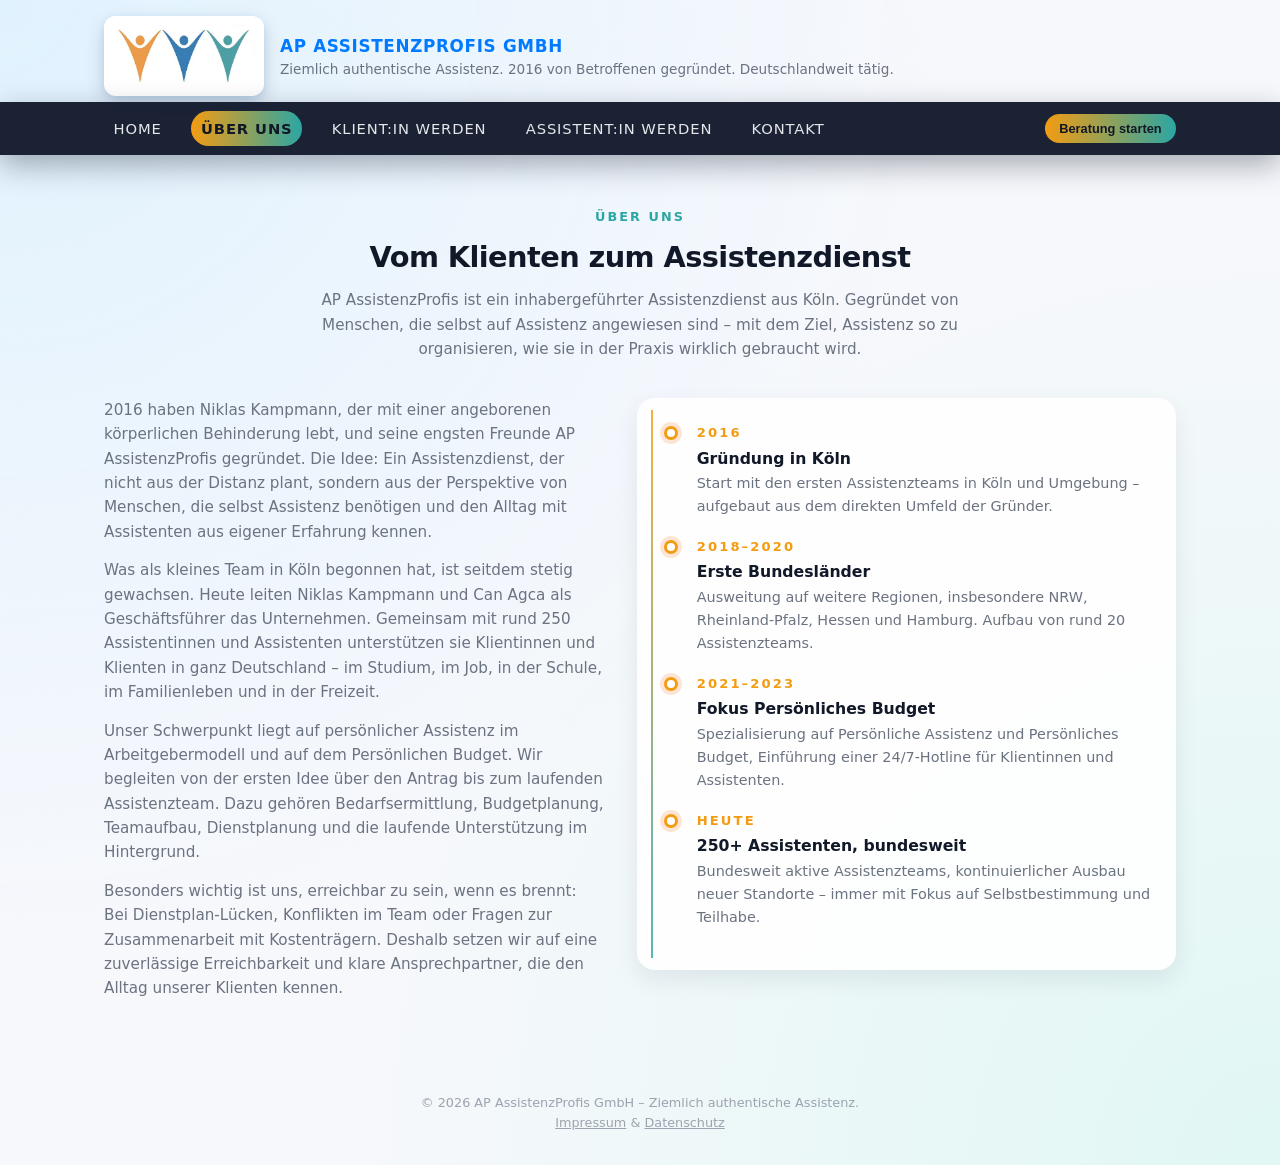
<file: about.html>
<!DOCTYPE html>
<html lang="de">
<head>
  <meta charset="UTF-8">
  <title>Über uns – AP AssistenzProfis</title>
  <meta name="viewport" content="width=device-width, initial-scale=1.0">
  <link rel="stylesheet" href="style.css">
  <script src="script.js" defer></script>
</head>
<body>
<div class="page">

  <div class="top-bar">
    <div class="max-w top-bar-inner">
      <div class="logo-wrap">
        <div class="logo-frame">
          <img src="ap3er_orig.png" alt="AP AssistenzProfis Logo">
        </div>
        <div>
          <div class="brand-text-main">AP AssistenzProfis GmbH</div>
          <div class="brand-text-sub">
            Ziemlich authentische Assistenz. 2016 von Betroffenen gegründet. Deutschlandweit tätig.
          </div>
        </div>
      </div>
    </div>
  </div>

  <nav class="nav">
    <div class="nav-inner">
      <div class="nav-burger" aria-label="Menü">
        <span></span><span></span><span></span>
      </div>
      <div class="nav-links">
        <a href="index.html">Home</a>
        <a href="about.html" class="active">Über uns</a>
        <a href="klient.html">Klient:in werden</a>
        <a href="assistent.html">Assistent:in werden</a>
        <a href="contact.html">Kontakt</a>
      </div>
      <div class="nav-cta">
        <button class="nav-cta-btn primary" onclick="location.href='klient.html'">
          Beratung starten
        </button>
      </div>
    </div>
  </nav>

  <section class="section">
    <div class="max-w">
      <div class="section-header">
        <div class="section-eyebrow">Über uns</div>
        <h1 class="section-title">Vom Klienten zum Assistenzdienst</h1>
        <p class="section-sub">
          AP AssistenzProfis ist ein inhabergeführter Assistenzdienst aus Köln. Gegründet von Menschen, die selbst auf Assistenz angewiesen sind – mit dem Ziel, Assistenz so zu organisieren, wie sie in der Praxis wirklich gebraucht wird.
        </p>
      </div>

      <div class="about-grid">
        <div class="about-text">
          <p>
            2016 haben Niklas Kampmann, der mit einer angeborenen körperlichen Behinderung lebt, und seine engsten Freunde AP AssistenzProfis gegründet. Die Idee: Ein Assistenzdienst, der nicht aus der Distanz plant, sondern aus der Perspektive von Menschen, die selbst Assistenz benötigen und den Alltag mit Assistenten aus eigener Erfahrung kennen.
          </p>
          <p>
            Was als kleines Team in Köln begonnen hat, ist seitdem stetig gewachsen. Heute leiten Niklas Kampmann und Can Agca als Geschäftsführer das Unternehmen. Gemeinsam mit rund 250 Assistentinnen und Assistenten unterstützen sie Klientinnen und Klienten in ganz Deutschland – im Studium, im Job, in der Schule, im Familienleben und in der Freizeit.
          </p>
          <p>
            Unser Schwerpunkt liegt auf persönlicher Assistenz im Arbeitgebermodell und auf dem Persönlichen Budget. Wir begleiten von der ersten Idee über den Antrag bis zum laufenden Assistenzteam. Dazu gehören Bedarfsermittlung, Budgetplanung, Teamaufbau, Dienstplanung und die laufende Unterstützung im Hintergrund.
          </p>
          <p>
            Besonders wichtig ist uns, erreichbar zu sein, wenn es brennt: Bei Dienstplan-Lücken, Konflikten im Team oder Fragen zur Zusammenarbeit mit Kostenträgern. Deshalb setzen wir auf eine zuverlässige Erreichbarkeit und klare Ansprechpartner, die den Alltag unserer Klienten kennen.
          </p>
        </div>

        <div class="timeline">
          <div class="tl-item">
            <div class="tl-dot"></div>
            <div class="tl-year">2016</div>
            <div class="tl-title">Gründung in Köln</div>
            <div class="tl-body">
              Start mit den ersten Assistenzteams in Köln und Umgebung – aufgebaut aus dem direkten Umfeld der Gründer.
            </div>
          </div>
          <div class="tl-item">
            <div class="tl-dot"></div>
            <div class="tl-year">2018–2020</div>
            <div class="tl-title">Erste Bundesländer</div>
            <div class="tl-body">
              Ausweitung auf weitere Regionen, insbesondere NRW, Rheinland-Pfalz, Hessen und Hamburg. Aufbau von rund 20 Assistenzteams.
            </div>
          </div>
          <div class="tl-item">
            <div class="tl-dot"></div>
            <div class="tl-year">2021–2023</div>
            <div class="tl-title">Fokus Persönliches Budget</div>
            <div class="tl-body">
              Spezialisierung auf Persönliche Assistenz und Persönliches Budget, Einführung einer 24/7-Hotline für Klientinnen und Assistenten.
            </div>
          </div>
          <div class="tl-item">
            <div class="tl-dot"></div>
            <div class="tl-year">Heute</div>
            <div class="tl-title">250+ Assistenten, bundesweit</div>
            <div class="tl-body">
              Bundesweit aktive Assistenzteams, kontinuierlicher Ausbau neuer Standorte – immer mit Fokus auf Selbstbestimmung und Teilhabe.
            </div>
          </div>
        </div>
      </div>
    </div>
  </section>

  <footer>
    &copy; 2026 AP AssistenzProfis GmbH – Ziemlich authentische Assistenz.
    <br><a href="https://assistenzprofis.de/impressum/" target="_blank" rel="noopener">Impressum</a> &amp;
    <a href="https://assistenzprofis.de/datenschutz/" target="_blank" rel="noopener">Datenschutz</a>
  </footer>

</div>
</body>
</html>
</file>
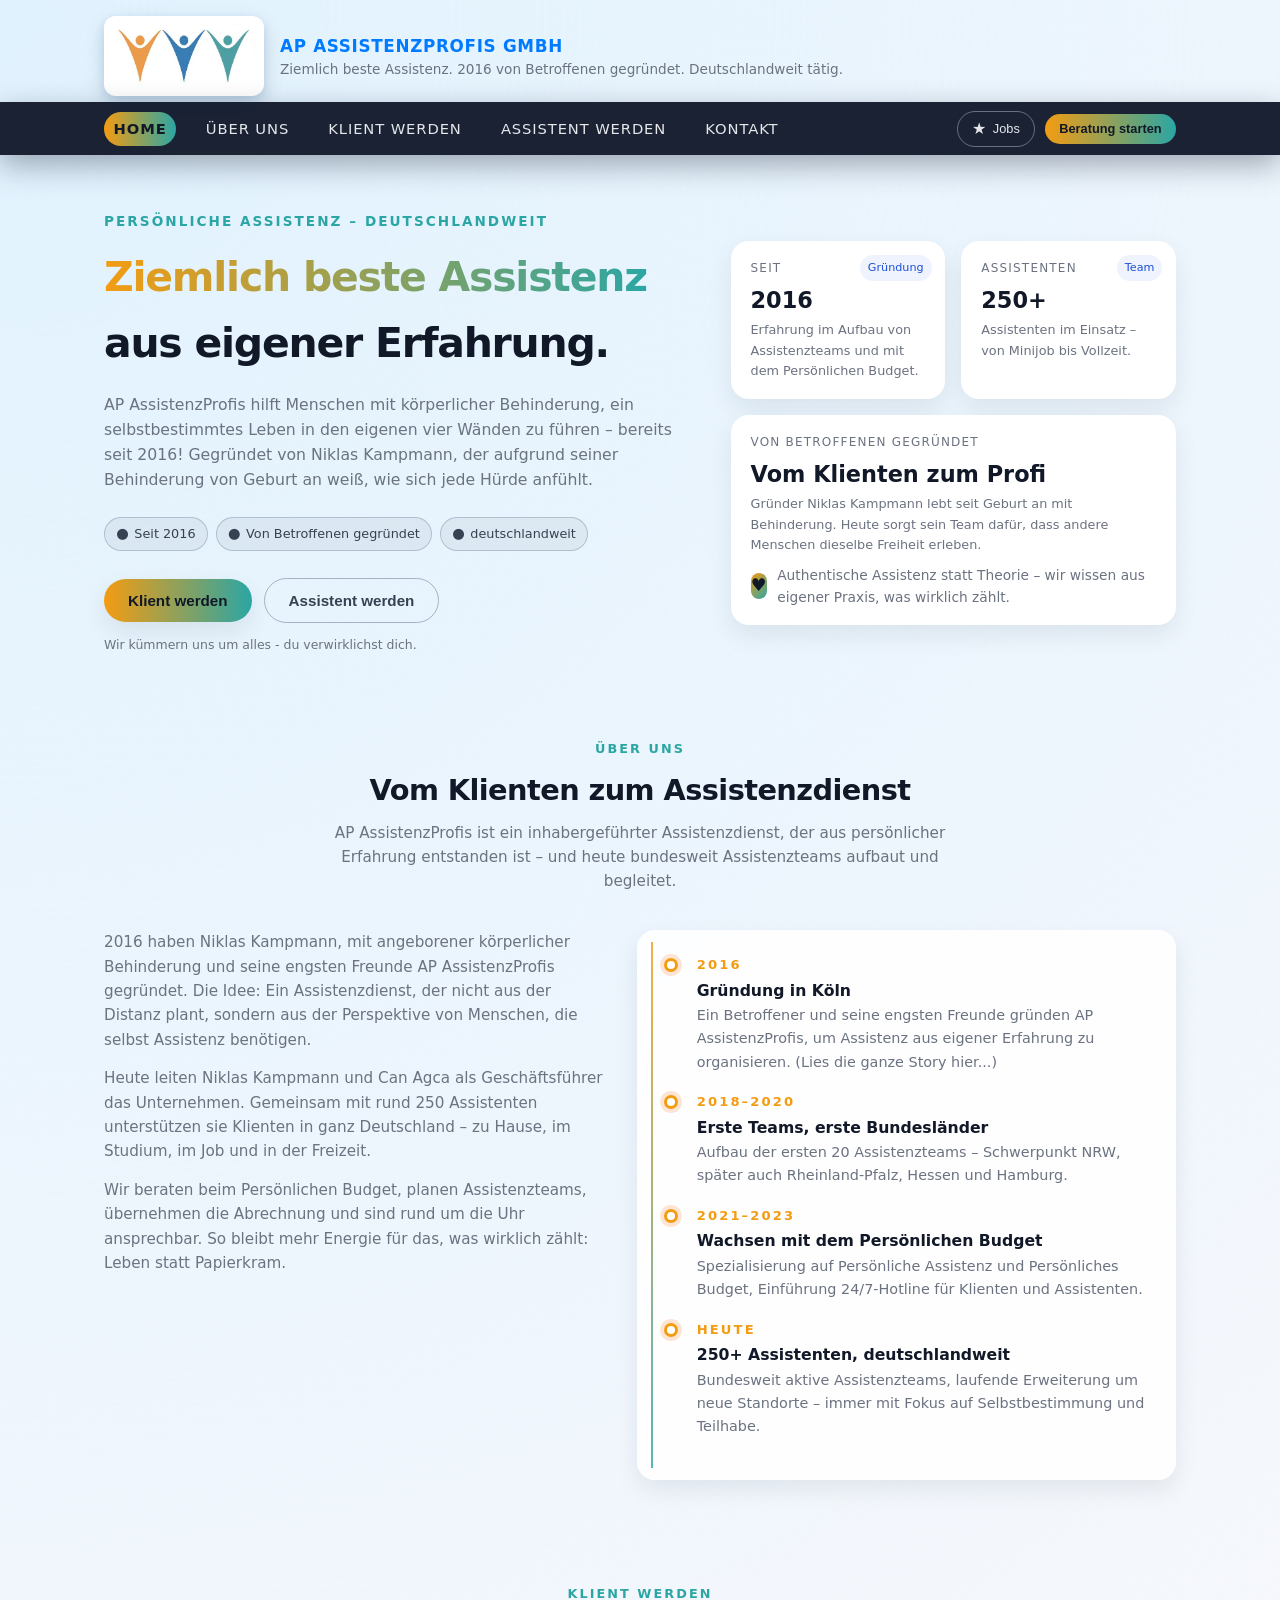
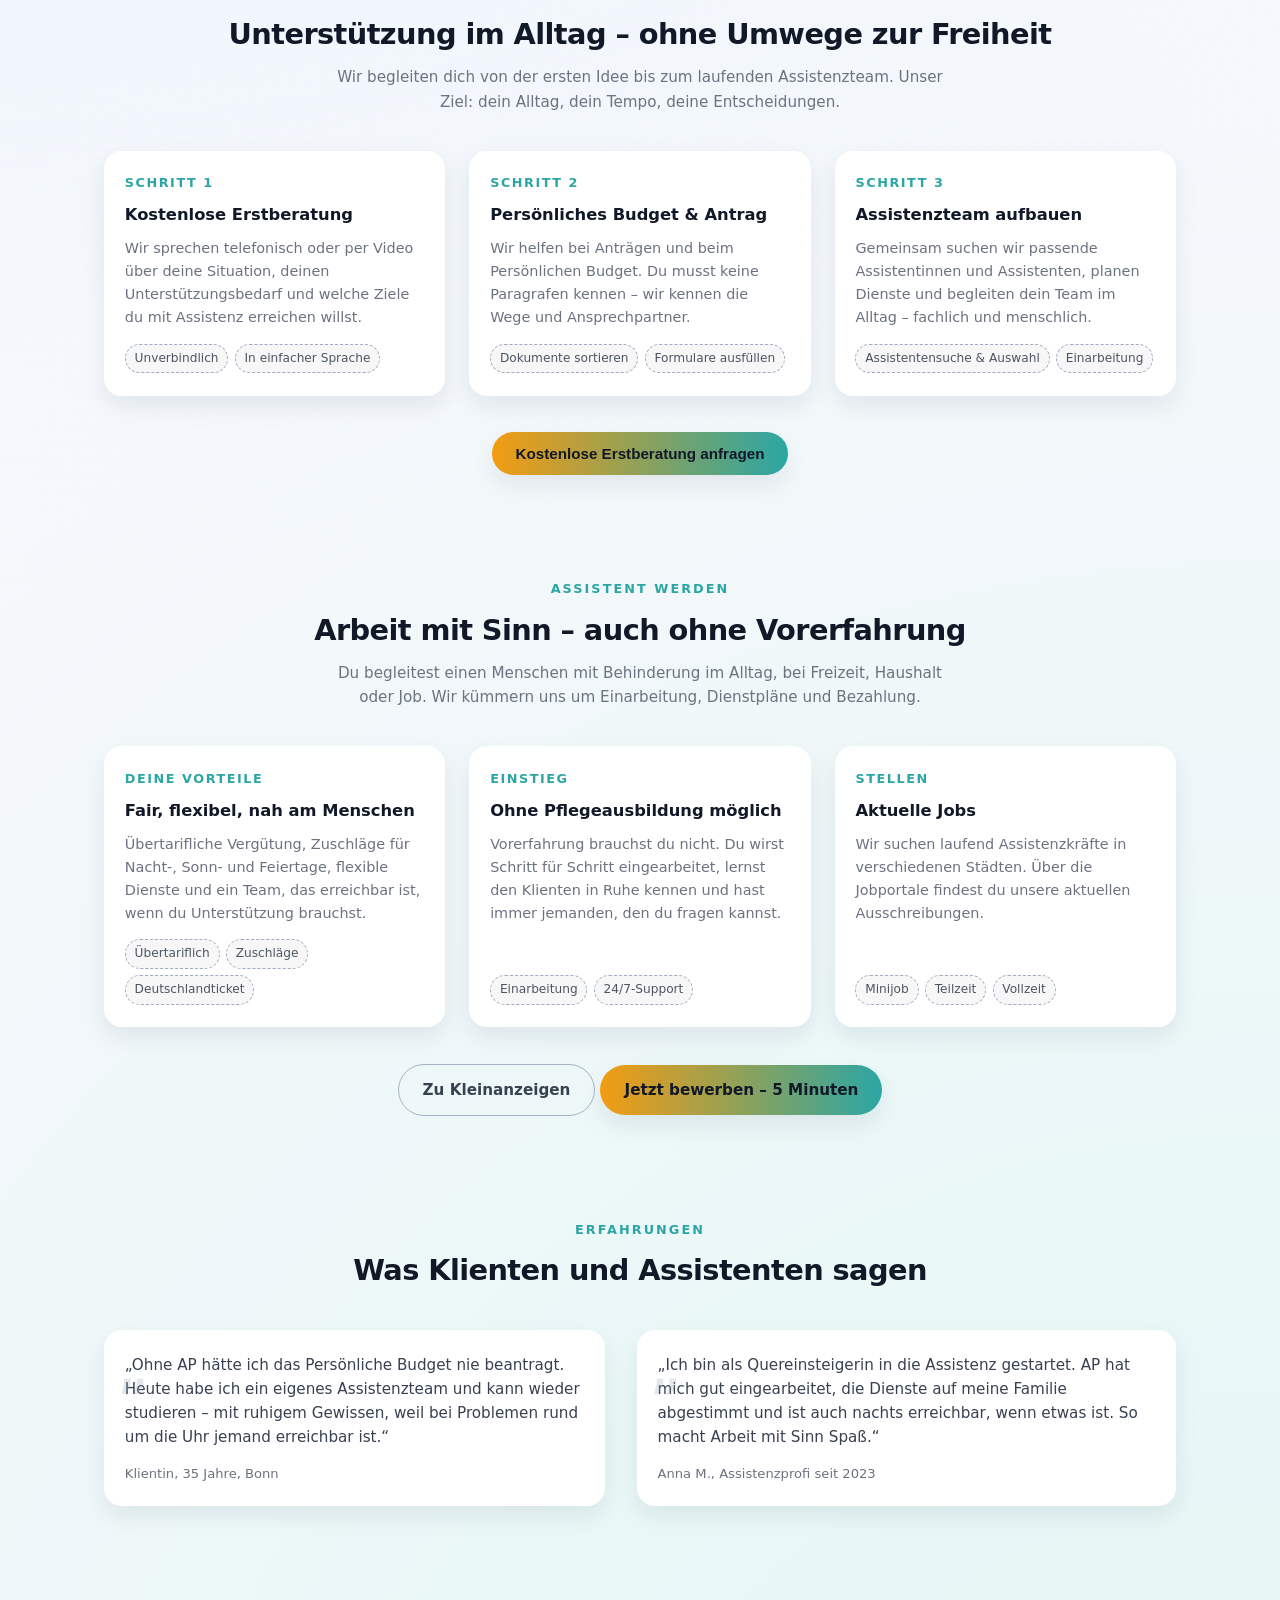
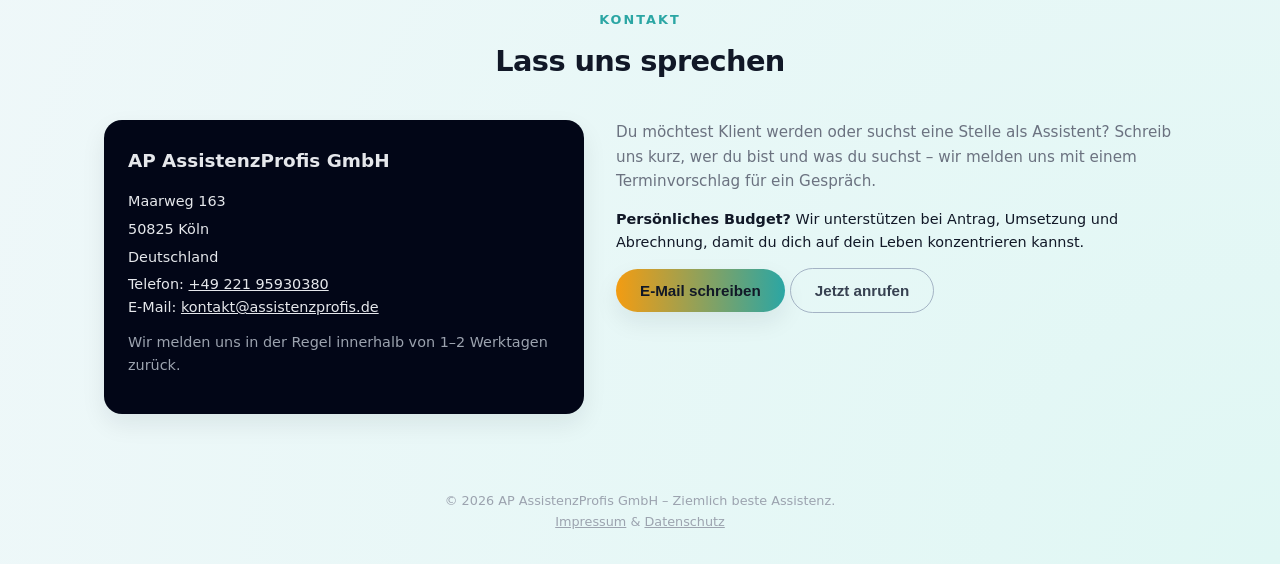
<file: ap.html>
<!DOCTYPE html>
<html lang="de">
<head>
  <meta charset="UTF-8">
  <title>AP AssistenzProfis – Ziemlich beste Assistenz</title>
  <meta name="viewport" content="width=device-width, initial-scale=1.0">
  <style>
    :root {
      --ap-blue: #007bff;
      --ap-orange: #f39c12;
      --ap-teal: #2ba6a4;
      --bg-light: #f7f8fc;
      --bg-dark: #111827;
      --text-main: #111827;
      --text-muted: #6b7280;
      --white: #ffffff;
      --shadow-soft: 0 10px 25px rgba(15,23,42,0.08);
      --radius-lg: 18px;
      --radius-sm: 12px;
    }

    * { box-sizing: border-box; margin: 0; padding: 0; }

    body {
      font-family: system-ui, -apple-system, BlinkMacSystemFont, "Segoe UI", sans-serif;
      background: var(--bg-light);
      color: var(--text-main);
      line-height: 1.6;
    }

    a { color: inherit; text-decoration: none; }

    img { max-width: 100%; display: block; }

    /* Layout */
    .page {
      min-height: 100vh;
      background: radial-gradient(circle at top left, #e0f2fe, transparent 55%),
                  radial-gradient(circle at bottom right, #e0f7f4, transparent 55%);
    }

    .max-w {
      max-width: 1120px;
      margin: 0 auto;
      padding: 0 1.5rem;
    }

    /* Top bar: logo + claim */
    .top-bar {
      padding: 1rem 0 0.4rem;
    }

    .top-bar-inner {
      display: flex;
      align-items: center;
      justify-content: space-between;
      gap: 1.5rem;
    }

    .logo-wrap {
      display: flex;
      align-items: center;
      gap: 1rem;
    }

    /* LOGO KORREKTUR: Links-bündig + Text direkt daneben + KLEIN/ABGERUNDET/SCHATTEN */
    .logo-frame {
      width: 160px;        /* Kleiner */
      height: 80px;        /* Kleiner */
      background: white;
      border-radius: 12px; /* Abgerundet */
      box-shadow: 
        0 8px 20px rgba(0,0,0,0.15),    /* Stärkerer Schatten */
        0 3px 8px rgba(0,123,255,0.12),
        inset 0 1px 0 rgba(255,255,255,0.95);
      padding: 8px;        /* Kleinerer Padding */
      /* margin: 0 auto 0.5rem; ← ENTFERNT für links-bündig */
      display: flex;
      align-items: center;
      justify-content: center;
      position: relative;
      overflow: hidden;
      flex-shrink: 0;
    }

    /* Subtiler Glow-Effekt für Niklas (Orange) */
    .logo-frame::before {
      content: '';
      position: absolute;
      top: 6px;
      right: 6px;
      width: 45px;
      height: 45px;
      background: radial-gradient(circle, rgba(243,156,18,0.3) 0%, transparent 70%);
      border-radius: 50%;
      opacity: 0.6;
    }

    .logo-frame img {
      height: 60px;        /* Kleiner */
      width: auto;
      z-index: 1;
      position: relative;
    }

    .brand-text-main {
      font-size: 1.05rem;
      font-weight: 600;
      letter-spacing: 0.04em;
      text-transform: uppercase;
      color: var(--ap-blue);
    }

    .brand-text-sub {
      font-size: 0.85rem;
      color: var(--text-muted);
      line-height: 1.4;
    }

    /* Sticky nav */
    .nav {
      position: sticky;
      top: 0;
      z-index: 50;
      background: rgba(15,23,42,0.95);
      backdrop-filter: blur(10px);
      box-shadow: 0 10px 30px rgba(15,23,42,0.35);
    }

    .nav-inner {
      max-width: 1120px;
      margin: 0 auto;
      padding: 0.55rem 1.5rem;
      display: flex;
      align-items: center;
      justify-content: space-between;
      gap: 1rem;
      color: var(--white);
    }

    .nav-links {
      display: flex;
      gap: 1.25rem;
      font-size: 0.92rem;
      text-transform: uppercase;
      letter-spacing: 0.06em;
    }

    .nav-links a {
      padding: 0.35rem 0.6rem;
      border-radius: 999px;
      transition: background 0.2s, color 0.2s, transform 0.15s;
      color: #e5e7eb;
    }

    .nav-links a:hover {
      background: rgba(148,163,184,0.26);
      transform: translateY(-1px);
    }

    .nav-links a.active {
      background: linear-gradient(90deg, var(--ap-orange), var(--ap-teal));
      color: #111827;
      font-weight: 600;
    }

    .nav-cta {
      display: flex;
      align-items: center;
      gap: 0.6rem;
    }

    .nav-cta-btn {
      padding: 0.45rem 0.9rem;
      border-radius: 999px;
      border: 1px solid rgba(148,163,184,0.6);
      font-size: 0.8rem;
      cursor: pointer;
      background: transparent;
      color: #e5e7eb;
      display: inline-flex;
      align-items: center;
      gap: 0.4rem;
      transition: background 0.2s, color 0.2s;
    }

    .nav-cta-btn span {
      font-size: 1rem;
    }

    .nav-cta-btn.primary {
      border: none;
      background: linear-gradient(90deg, var(--ap-orange), var(--ap-teal));
      color: #111827;
      font-weight: 600;
    }

    .nav-cta-btn:hover {
      background: rgba(15,23,42,0.9);
      color: var(--white);
    }

    .nav-cta-btn.primary:hover {
      filter: brightness(1.05);
    }

    /* Mobile nav burger (visual only, no collapse logic) */
    .nav-burger {
      display: none;
      flex-direction: column;
      gap: 4px;
      cursor: pointer;
    }

    .nav-burger span {
      width: 20px;
      height: 2px;
      border-radius: 999px;
      background: #e5e7eb;
    }

    /* Hero */
    .hero {
      padding: 3.5rem 0 2rem;
    }

    .hero-grid {
      display: grid;
      grid-template-columns: minmax(0, 1.7fr) minmax(0, 1.3fr);
      gap: 2.75rem;
      align-items: center;
    }

    .hero-eyebrow {
      font-size: 0.85rem;
      letter-spacing: 0.15em;
      text-transform: uppercase;
      color: var(--ap-teal);
      font-weight: 600;
      margin-bottom: 0.75rem;
    }

    .hero-title {
      font-size: clamp(2.1rem, 3.2vw, 2.8rem);
      font-weight: 750;
      letter-spacing: -0.03em;
      margin-bottom: 1rem;
    }

    .hero-title span {
      background: linear-gradient(90deg, var(--ap-orange), var(--ap-teal));
      -webkit-background-clip: text;
      color: transparent;
    }

    .hero-text {
      font-size: 0.98rem;
      color: var(--text-muted);
      margin-bottom: 1.5rem;
    }

    .hero-pills {
      display: flex;
      flex-wrap: wrap;
      gap: 0.5rem;
      margin-bottom: 1.7rem;
    }

    .pill {
      font-size: 0.8rem;
      padding: 0.3rem 0.7rem;
      border-radius: 999px;
      background: rgba(15,23,42,0.05);
      color: #374151;
      border: 1px solid rgba(148,163,184,0.6);
      display: inline-flex;
      align-items: center;
      gap: 0.35rem;
    }

    .pill span {
      font-size: 0.9rem;
    }

    .hero-actions {
      display: flex;
      flex-wrap: wrap;
      gap: 0.75rem;
      align-items: center;
    }

    .btn {
      border: none;
      cursor: pointer;
      border-radius: 999px;
      padding: 0.8rem 1.5rem;
      font-size: 0.95rem;
      font-weight: 600;
      display: inline-flex;
      align-items: center;
      gap: 0.4rem;
      transition: transform 0.15s, box-shadow 0.2s, background 0.2s;
    }

    .btn-primary {
      background: linear-gradient(90deg, var(--ap-orange), var(--ap-teal));
      color: #111827;
      box-shadow: var(--shadow-soft);
    }

    .btn-primary:hover {
      transform: translateY(-1px);
      box-shadow: 0 16px 35px rgba(15,23,42,0.2);
    }

    .btn-ghost {
      background: transparent;
      color: #374151;
      border: 1px solid rgba(148,163,184,0.8);
    }

    .btn-ghost:hover {
      background: rgba(15,23,42,0.04);
    }

    .hero-note {
      font-size: 0.78rem;
      color: var(--text-muted);
    }

    /* Stats cards */
    .stats-grid {
      display: grid;
      grid-template-columns: repeat(2, minmax(0, 1fr));
      gap: 1rem;
    }

    .stats-card {
      background: var(--white);
      border-radius: var(--radius-lg);
      padding: 1.1rem 1.25rem;
      box-shadow: var(--shadow-soft);
      position: relative;
      overflow: hidden;
    }

    .stats-label {
      font-size: 0.75rem;
      text-transform: uppercase;
      letter-spacing: 0.1em;
      color: var(--text-muted);
      margin-bottom: 0.3rem;
    }

    .stats-value {
      font-size: 1.4rem;
      font-weight: 700;
      margin-bottom: 0.1rem;
    }

    .stats-desc {
      font-size: 0.8rem;
      color: var(--text-muted);
    }

    .stats-tag {
      position: absolute;
      top: 0.85rem;
      right: 0.85rem;
      font-size: 0.7rem;
      padding: 0.25rem 0.5rem;
      border-radius: 999px;
      background: rgba(37, 99, 235, 0.08);
      color: #1d4ed8;
    }

    .stats-card.full {
      grid-column: span 2;
    }

    .stats-icon-row {
      display: flex;
      align-items: center;
      gap: 0.65rem;
      margin-top: 0.5rem;
    }

    .stats-icon {
      width: 26px;
      height: 26px;
      border-radius: 999px;
      background: linear-gradient(135deg, var(--ap-orange), var(--ap-teal));
      display: flex;
      align-items: center;
      justify-content: center;
      color: #111827;
      font-size: 1.1rem;
    }

    /* Section generic */
    section {
      scroll-margin-top: 80px;
    }

    .section {
      padding: 3.25rem 0;
    }

    .section-header {
      text-align: center;
      margin-bottom: 2.3rem;
    }

    .section-eyebrow {
      font-size: 0.8rem;
      letter-spacing: 0.16em;
      text-transform: uppercase;
      color: var(--ap-teal);
      font-weight: 600;
      margin-bottom: 0.45rem;
    }

    .section-title {
      font-size: 1.8rem;
      letter-spacing: -0.02em;
      margin-bottom: 0.5rem;
    }

    .section-sub {
      font-size: 0.95rem;
      color: var(--text-muted);
      max-width: 640px;
      margin: 0.3rem auto 0;
    }

    /* Über uns: Zeitstrahl */
    .about-grid {
      display: grid;
      grid-template-columns: minmax(0, 1.3fr) minmax(0, 1.4fr);
      gap: 2rem;
      align-items: flex-start;
    }

    .about-text p {
      font-size: 0.95rem;
      color: var(--text-muted);
      margin-bottom: 0.9rem;
    }

    .timeline {
      border-radius: var(--radius-lg);
      background: rgba(255,255,255,0.92);
      box-shadow: var(--shadow-soft);
      padding: 1.5rem 1.25rem;
      position: relative;
    }

    .timeline::before {
      content: "";
      position: absolute;
      left: 14px;
      top: 12px;
      bottom: 12px;
      width: 2px;
      background: linear-gradient(180deg, var(--ap-orange), var(--ap-teal));
      opacity: 0.8;
    }

    .tl-item {
      position: relative;
      padding-left: 2.5rem;
      margin-bottom: 1.1rem;
    }

    .tl-dot {
      position: absolute;
      left: 7px;
      top: 4px;
      width: 14px;
      height: 14px;
      border-radius: 999px;
      background: var(--white);
      border: 3px solid var(--ap-orange);
      box-shadow: 0 0 0 4px rgba(249,115,22,0.18);
    }

    .tl-year {
      font-size: 0.82rem;
      font-weight: 700;
      text-transform: uppercase;
      letter-spacing: 0.16em;
      color: var(--ap-orange);
      margin-bottom: 0.15rem;
    }

    .tl-title {
      font-size: 0.98rem;
      font-weight: 600;
      margin-bottom: 0.1rem;
    }

    .tl-body {
      font-size: 0.9rem;
      color: var(--text-muted);
    }

    /* Klient / -profi: cards */
    .features-grid {
      display: grid;
      grid-template-columns: repeat(3, minmax(0, 1fr));
      gap: 1.5rem;
    }

    .feature-card {
      background: var(--white);
      border-radius: var(--radius-lg);
      padding: 1.4rem 1.3rem;
      box-shadow: var(--shadow-soft);
      display: flex;
      flex-direction: column;
      gap: 0.55rem;
    }

    .feature-label {
      font-size: 0.8rem;
      text-transform: uppercase;
      letter-spacing: 0.12em;
      color: var(--ap-teal);
      font-weight: 600;
    }

    .feature-title {
      font-size: 1.02rem;
      font-weight: 600;
    }

    .feature-body {
      font-size: 0.9rem;
      color: var(--text-muted);
      flex: 1;
    }

    .feature-tag-row {
      display: flex;
      flex-wrap: wrap;
      gap: 0.4rem;
      margin-top: 0.35rem;
    }

    .feature-tag {
      font-size: 0.76rem;
      padding: 0.25rem 0.55rem;
      border-radius: 999px;
      background: rgba(15,23,42,0.03);
      color: #4b5563;
      border: 1px dashed rgba(148,163,184,0.9);
    }

    .section-cta-center {
      text-align: center;
      margin-top: 2.3rem;
    }

    /* Testimonials */
    .testimonials-row {
      display: grid;
      grid-template-columns: minmax(0, 1.3fr) minmax(0, 1.4fr);
      gap: 2rem;
    }

    .testimonial-card {
      background: var(--white);
      border-radius: var(--radius-lg);
      padding: 1.4rem 1.3rem;
      box-shadow: var(--shadow-soft);
      position: relative;
      overflow: hidden;
    }

    .testimonial-card::before {
      content: "„";
      position: absolute;
      font-size: 4rem;
      top: -16px;
      left: 12px;
      color: rgba(148,163,184,0.25);
      pointer-events: none;
    }

    .testimonial-text {
      font-size: 0.95rem;
      color: #374151;
      margin-bottom: 0.8rem;
    }

    .testimonial-meta {
      font-size: 0.82rem;
      color: var(--text-muted);
    }

    /* Kontakt */
    .contact-grid {
      display: grid;
      grid-template-columns: minmax(0, 1.2fr) minmax(0, 1.4fr);
      gap: 2rem;
      align-items: flex-start;
    }

    .contact-card {
      background: #020617;
      color: #e5e7eb;
      border-radius: var(--radius-lg);
      padding: 1.6rem 1.5rem;
      box-shadow: var(--shadow-soft);
    }

    .contact-card h3 {
      font-size: 1.15rem;
      margin-bottom: 0.9rem;
    }

    .contact-card p {
      font-size: 0.9rem;
      margin-bottom: 0.7rem;
    }

    .contact-card a {
      color: #e5e7eb;
      text-decoration: underline;
    }

    .contact-list {
      list-style: none;
      font-size: 0.9rem;
    }

    .contact-list li {
      margin-bottom: 0.3rem;
    }

    .contact-note {
      font-size: 0.8rem;
      color: #9ca3af;
      margin-top: 0.7rem;
    }

    /* Footer */
    footer {
      padding: 1.6rem 1.5rem 2rem;
      text-align: center;
      font-size: 0.8rem;
      color: #9ca3af;
    }

    footer a {
      color: inherit;
      text-decoration: underline;
    }

    /* Responsive */
    @media (max-width: 960px) {
      .hero-grid,
      .about-grid,
      .features-grid,
      .testimonials-row,
      .contact-grid {
        grid-template-columns: minmax(0, 1fr);
      }
      .hero {
        padding-top: 2.7rem;
      }
      .stats-grid {
        order: -1;
      }
      .nav-inner {
        padding-inline: 1rem;
      }
    }

    @media (max-width: 768px) {
      .top-bar-inner {
        flex-direction: column;
        align-items: flex-start;
      }
      .nav-links {
        display: none;
      }
      .nav-burger {
        display: flex;
      }
    }
  </style>
</head>
<body>
<div class="page">

  <!-- Top bar: Logo + Claim -->
  <div class="top-bar">
    <div class="max-w top-bar-inner">
      <div class="logo-wrap">
        <div class="logo-frame">
          <img src="ap3er_orig.png" alt="AP AssistenzProfis Logo">
        </div>
        <div>
          <div class="brand-text-main">AP AssistenzProfis GmbH</div>
          <div class="brand-text-sub">
            Ziemlich beste Assistenz. 2016 von Betroffenen gegründet. Deutschlandweit tätig.
          </div>
        </div>
      </div>
    </div>
  </div>

  <!-- Sticky Navigation -->
  <nav class="nav">
    <div class="nav-inner">
      <div class="nav-burger" aria-label="Menü">
        <span></span><span></span><span></span>
      </div>
      <div class="nav-links">
        <a href="#home" class="active">Home</a>
        <a href="#ueber">Über uns</a>
        <a href="#klient">Klient werden</a>
        <a href="#assistenzprofi">Assistent werden</a>
        <a href="#kontakt">Kontakt</a>
      </div>
      <div class="nav-cta">
        <button class="nav-cta-btn" onclick="scrollToId('assistenzprofi')">
          <span>★</span>Jobs
        </button>
        <button class="nav-cta-btn primary" onclick="scrollToId('klient')">
          Beratung starten
        </button>
      </div>
    </div>
  </nav>

  <!-- HERO -->
  <section id="home" class="hero">
    <div class="max-w hero-grid">
      <div>
        <div class="hero-eyebrow">Persönliche Assistenz – deutschlandweit</div>
        <h1 class="hero-title">
          <span>Ziemlich beste Assistenz</span><br>
          aus eigener Erfahrung.
        </h1>
        <p class="hero-text">
          AP AssistenzProfis hilft Menschen mit körperlicher Behinderung, ein selbstbestimmtes Leben in den eigenen vier Wänden zu führen – bereits seit 2016! Gegründet von Niklas Kampmann, der aufgrund seiner Behinderung von Geburt an weiß, wie sich jede Hürde anfühlt.
        </p>
        <div class="hero-pills">
          <div class="pill"><span>●</span> Seit 2016</div>
          <div class="pill"><span>●</span> Von Betroffenen gegründet</div>
          <div class="pill"><span>●</span> deutschlandweit</div>
        </div>
        <div class="hero-actions">
          <button class="btn btn-primary" onclick="scrollToId('klient')">
            Klient werden
          </button>
          <button class="btn btn-ghost" onclick="scrollToId('assistenzprofi')">
            Assistent werden
          </button>
          <div class="hero-note">
            Wir kümmern uns um alles - du verwirklichst dich.
          </div>
        </div>
      </div>

      <div class="stats-grid">
        <div class="stats-card">
          <div class="stats-label">Seit</div>
          <div class="stats-value">2016</div>
          <div class="stats-desc">Erfahrung im Aufbau von Assistenzteams und mit dem Persönlichen Budget.</div>
          <div class="stats-tag">Gründung</div>
        </div>
        <div class="stats-card">
          <div class="stats-label">Assistenten</div>
          <div class="stats-value">250+</div>
          <div class="stats-desc">Assistenten im Einsatz – von Minijob bis Vollzeit.</div>
          <div class="stats-tag">Team</div>
        </div>
        <div class="stats-card full">
          <div class="stats-label">Von Betroffenen gegründet</div>
          <div class="stats-value">Vom Klienten zum Profi</div>
          <div class="stats-desc">
                       Gründer Niklas Kampmann lebt seit Geburt an mit Behinderung. Heute sorgt sein Team dafür, dass andere Menschen dieselbe Freiheit erleben.
          </div>
          <div class="stats-icon-row">
            <div class="stats-icon">♥</div>
            <div style="font-size:0.86rem;color:var(--text-muted);">
              Authentische Assistenz statt Theorie – wir wissen aus eigener Praxis, was wirklich zählt.
            </div>
          </div>
        </div>
      </div>
    </div>
  </section>

  <!-- ÜBER UNS + Zeitstrahl -->
  <section id="ueber" class="section">
    <div class="max-w">
      <div class="section-header">
        <div class="section-eyebrow">Über uns</div>
        <h2 class="section-title">Vom Klienten zum Assistenzdienst</h2>
        <p class="section-sub">
          AP AssistenzProfis ist ein inhabergeführter Assistenzdienst, der aus persönlicher Erfahrung entstanden ist – und heute bundesweit Assistenzteams aufbaut und begleitet.
        </p>
      </div>

      <div class="about-grid">
        <div class="about-text">
          <p>
            2016 haben Niklas Kampmann, mit angeborener körperlicher Behinderung und seine engsten Freunde AP AssistenzProfis gegründet. Die Idee: Ein Assistenzdienst, der nicht aus der Distanz plant, sondern aus der Perspektive von Menschen, die selbst Assistenz benötigen.
          </p>
          <p>
            Heute leiten Niklas Kampmann und Can Agca als Geschäftsführer das Unternehmen. Gemeinsam mit rund 250 Assistenten unterstützen sie Klienten in ganz Deutschland – zu Hause, im Studium, im Job und in der Freizeit.
          </p>
          <p>
            Wir beraten beim Persönlichen Budget, planen Assistenzteams, übernehmen die Abrechnung und sind rund um die Uhr ansprechbar. So bleibt mehr Energie für das, was wirklich zählt: Leben statt Papierkram.
          </p>
        </div>

        <div class="timeline">
          <div class="tl-item">
            <div class="tl-dot"></div>
            <div class="tl-year">2016</div>
            <div class="tl-title">Gründung in Köln</div>
            <div class="tl-body">
              Ein Betroffener und seine engsten Freunde gründen AP AssistenzProfis, um Assistenz aus eigener Erfahrung zu organisieren. (Lies die ganze Story hier...)
            </div>
          </div>
          <div class="tl-item">
            <div class="tl-dot"></div>
            <div class="tl-year">2018–2020</div>
            <div class="tl-title">Erste Teams, erste Bundesländer</div>
            <div class="tl-body">
              Aufbau der ersten 20 Assistenzteams – Schwerpunkt NRW, später auch Rheinland-Pfalz, Hessen und Hamburg.
            </div>
          </div>
          <div class="tl-item">
            <div class="tl-dot"></div>
            <div class="tl-year">2021–2023</div>
            <div class="tl-title">Wachsen mit dem Persönlichen Budget</div>
            <div class="tl-body">
              Spezialisierung auf Persönliche Assistenz und Persönliches Budget, Einführung 24/7-Hotline für Klienten und Assistenten.
            </div>
          </div>
          <div class="tl-item">
            <div class="tl-dot"></div>
            <div class="tl-year">Heute</div>
            <div class="tl-title">250+ Assistenten, deutschlandweit</div>
            <div class="tl-body">
              Bundesweit aktive Assistenzteams, laufende Erweiterung um neue Standorte – immer mit Fokus auf Selbstbestimmung und Teilhabe.
            </div>
          </div>
        </div>
      </div>
    </div>
  </section>

 <!-- Klient werden -->
  <section id="klient" class="section">
    <div class="max-w">
      <div class="section-header">
        <div class="section-eyebrow">Klient werden</div>
        <h2 class="section-title">Unterstützung im Alltag – ohne Umwege zur Freiheit</h2>
        <p class="section-sub">
          Wir begleiten dich von der ersten Idee bis zum laufenden Assistenzteam. Unser Ziel: dein Alltag, dein Tempo, deine Entscheidungen.
        </p>
      </div>

      <div class="features-grid">
        <div class="feature-card">
          <div class="feature-label">Schritt 1</div>
          <div class="feature-title">Kostenlose Erstberatung</div>
          <div class="feature-body">
            Wir sprechen telefonisch oder per Video über deine Situation, deinen Unterstützungsbedarf und welche Ziele du mit Assistenz erreichen willst.
          </div>
          <div class="feature-tag-row">
            <div class="feature-tag">Unverbindlich</div>
            <div class="feature-tag">In einfacher Sprache</div>
          </div>
        </div>
        <div class="feature-card">
          <div class="feature-label">Schritt 2</div>
          <div class="feature-title">Persönliches Budget & Antrag</div>
          <div class="feature-body">
            Wir helfen bei Anträgen und beim Persönlichen Budget. Du musst keine Paragrafen kennen – wir kennen die Wege und Ansprechpartner.
          </div>
          <div class="feature-tag-row">
            <div class="feature-tag">Dokumente sortieren</div>
            <div class="feature-tag">Formulare ausfüllen</div>
          </div>
        </div>
        <div class="feature-card">
          <div class="feature-label">Schritt 3</div>
          <div class="feature-title">Assistenzteam aufbauen</div>
          <div class="feature-body">
            Gemeinsam suchen wir passende Assistentinnen und Assistenten, planen Dienste und begleiten dein Team im Alltag – fachlich und menschlich.
          </div>
          <div class="feature-tag-row">
            <div class="feature-tag">Assistentensuche & Auswahl</div>
            <div class="feature-tag">Einarbeitung</div>
          </div>
        </div>
      </div>

      <div class="section-cta-center">
        <button class="btn btn-primary" onclick="scrollToId('kontakt')">
          Kostenlose Erstberatung anfragen
        </button>
      </div>
    </div>
  </section>

  <!-- Assistent werden -->
  <section id="assistenzprofi" class="section">
    <div class="max-w">
      <div class="section-header">
        <div class="section-eyebrow">Assistent werden</div>
        <h2 class="section-title">Arbeit mit Sinn – auch ohne Vorerfahrung</h2>
        <p class="section-sub">
          Du begleitest einen Menschen mit Behinderung im Alltag, bei Freizeit, Haushalt oder Job. Wir kümmern uns um Einarbeitung, Dienstpläne und Bezahlung.
        </p>
      </div>

      <div class="features-grid">
        <div class="feature-card">
          <div class="feature-label">Deine Vorteile</div>
          <div class="feature-title">Fair, flexibel, nah am Menschen</div>
          <div class="feature-body">
            Übertarifliche Vergütung, Zuschläge für Nacht-, Sonn- und Feiertage, flexible Dienste und ein Team, das erreichbar ist, wenn du Unterstützung brauchst.
          </div>
          <div class="feature-tag-row">
            <div class="feature-tag">Übertariflich</div>
            <div class="feature-tag">Zuschläge</div>
            <div class="feature-tag">Deutschlandticket</div>
          </div>
        </div>
        <div class="feature-card">
          <div class="feature-label">Einstieg</div>
          <div class="feature-title">Ohne Pflegeausbildung möglich</div>
          <div class="feature-body">
            Vorerfahrung brauchst du nicht. Du wirst Schritt für Schritt eingearbeitet, lernst den Klienten in Ruhe kennen und hast immer jemanden, den du fragen kannst.
          </div>
          <div class="feature-tag-row">
            <div class="feature-tag">Einarbeitung</div>
            <div class="feature-tag">24/7-Support</div>
          </div>
        </div>
        <div class="feature-card">
          <div class="feature-label">Stellen</div>
          <div class="feature-title">Aktuelle Jobs</div>
          <div class="feature-body">
            Wir suchen laufend Assistenzkräfte in verschiedenen Städten. Über die Jobportale findest du unsere aktuellen Ausschreibungen.
          </div>
          <div class="feature-tag-row">
            <div class="feature-tag">Minijob</div>
            <div class="feature-tag">Teilzeit</div>
            <div class="feature-tag">Vollzeit</div>
          </div>
        </div>
      </div>

      <div class="section-cta-center">
        <a href="https://www.kleinanzeigen.de" target="_blank" class="btn btn-ghost">
          Zu Kleinanzeigen
        </a>
        <a href="https://join.com" target="_blank" class="btn btn-primary">
          Jetzt bewerben – 5 Minuten
        </a>
      </div>
    </div>
  </section>

  <!-- Testimonials -->
  <section class="section">
    <div class="max-w">
      <div class="section-header">
        <div class="section-eyebrow">Erfahrungen</div>
        <h2 class="section-title">Was Klienten und Assistenten sagen</h2>
      </div>

      <div class="testimonials-row">
        <div class="testimonial-card">
          <p class="testimonial-text">
            „Ohne AP hätte ich das Persönliche Budget nie beantragt. Heute habe ich ein eigenes Assistenzteam und kann wieder studieren – mit ruhigem Gewissen, weil bei Problemen rund um die Uhr jemand erreichbar ist.“
          </p>
          <div class="testimonial-meta">
            Klientin, 35 Jahre, Bonn
          </div>
        </div>
        <div class="testimonial-card">
          <p class="testimonial-text">
            „Ich bin als Quereinsteigerin in die Assistenz gestartet. AP hat mich gut eingearbeitet, die Dienste auf meine Familie abgestimmt und ist auch nachts erreichbar, wenn etwas ist. So macht Arbeit mit Sinn Spaß.“
          </p>
          <div class="testimonial-meta">
            Anna M., Assistenzprofi seit 2023
          </div>
        </div>
      </div>
    </div>
  </section>

  <!-- Kontakt -->
  <section id="kontakt" class="section">
    <div class="max-w">
      <div class="section-header">
        <div class="section-eyebrow">Kontakt</div>
        <h2 class="section-title">Lass uns sprechen</h2>
      </div>

      <div class="contact-grid">
        <div class="contact-card">
          <h3>AP AssistenzProfis GmbH</h3>
          <ul class="contact-list">
            <li>Maarweg 163</li>
            <li>50825 Köln</li>
            <li>Deutschland</li>
          </ul>
          <p>
            Telefon: <a href="tel:+4922195930380">+49 221 95930380</a><br>
            E-Mail: <a href="mailto:info@assistenzprofis.de">kontakt@assistenzprofis.de</a>
          </p>
          <p class="contact-note">
            Wir melden uns in der Regel innerhalb von 1–2 Werktagen zurück.
          </p>
        </div>

        <div>
          <p style="font-size:0.95rem; color:var(--text-muted); margin-bottom:0.9rem;">
            Du möchtest Klient werden oder suchst eine Stelle als Assistent? Schreib uns kurz, wer du bist und was du suchst – wir melden uns mit einem Terminvorschlag für ein Gespräch.
          </p>
          <p style="font-size:0.9rem; margin-bottom:0.9rem;">
            <strong>Persönliches Budget?</strong> Wir unterstützen bei Antrag, Umsetzung und Abrechnung, damit du dich auf dein Leben konzentrieren kannst.
          </p>
          <button class="btn btn-primary" onclick="location.href='mailto:info@assistenzprofis.de?subject=Beratungsanfrage AP AssistenzProfis'">
            E-Mail schreiben
          </button>
          <button class="btn btn-ghost" onclick="location.href='tel:+492562123456'">
            Jetzt anrufen
          </button>
        </div>
      </div>
    </div>
  </section>

  <footer>
  &copy; 2026 AP AssistenzProfis GmbH – Ziemlich beste Assistenz.  
  <br><a href="https://assistenzprofis.de/impressum/">Impressum</a> &amp; <a href="https://assistenzprofis.de/datenschutz/">Datenschutz</a>
</footer>
</div>

<script>
  // Smooth scroll for internal links
  function scrollToId(id) {
    const el = document.getElementById(id);
    if (!el) return;
    el.scrollIntoView({ behavior: 'smooth', block: 'start' });
  }

  // Highlight active nav link on scroll
  const navLinks = document.querySelectorAll('.nav-links a[href^="#"]');
  const sections = Array.from(document.querySelectorAll('section[id]'));

  function onScroll() {
    const scrollPos = window.scrollY + 120;
    let currentId = 'home';
    for (const sec of sections) {
      if (scrollPos >= sec.offsetTop) {
        currentId = sec.id;
      }
    }
    navLinks.forEach(a => {
      a.classList.toggle('active', a.getAttribute('href') === '#' + currentId);
    });
  }

  window.addEventListener('scroll', onScroll);
</script>
</body>
</html>
</file>
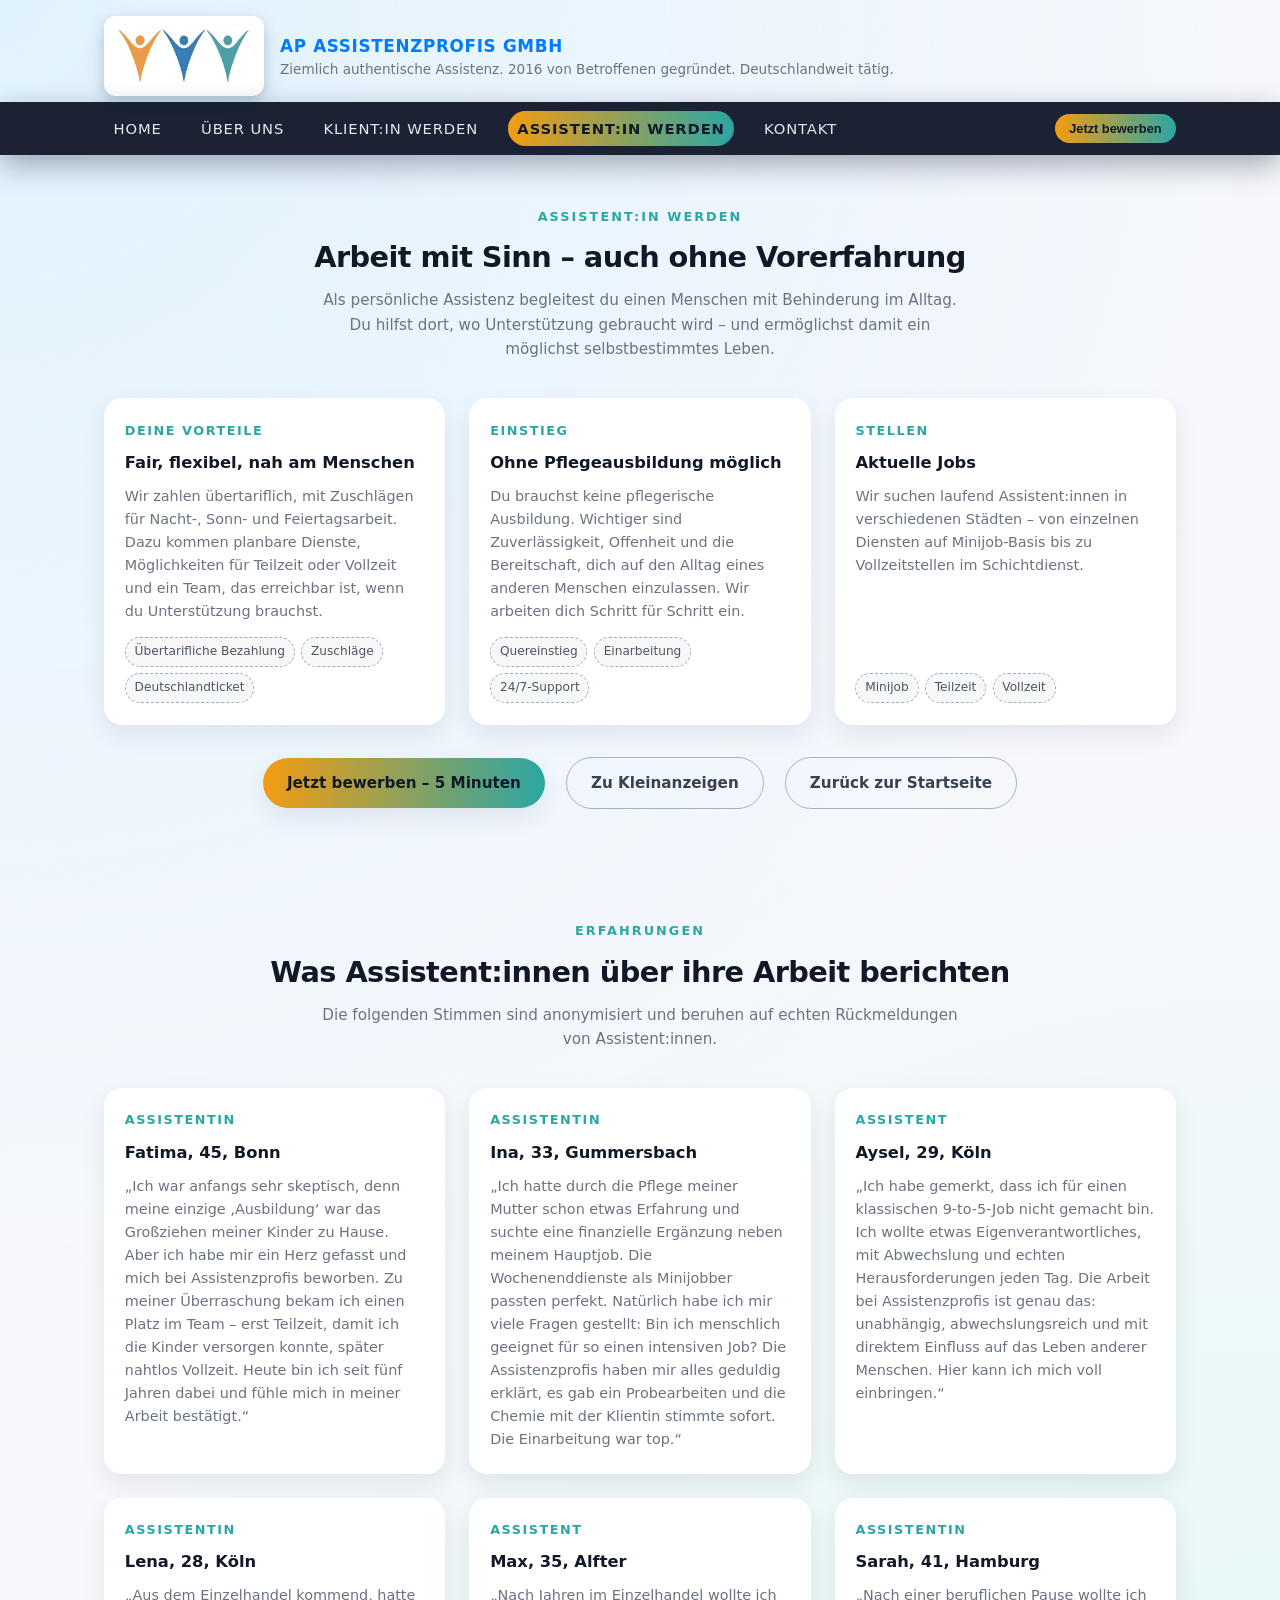
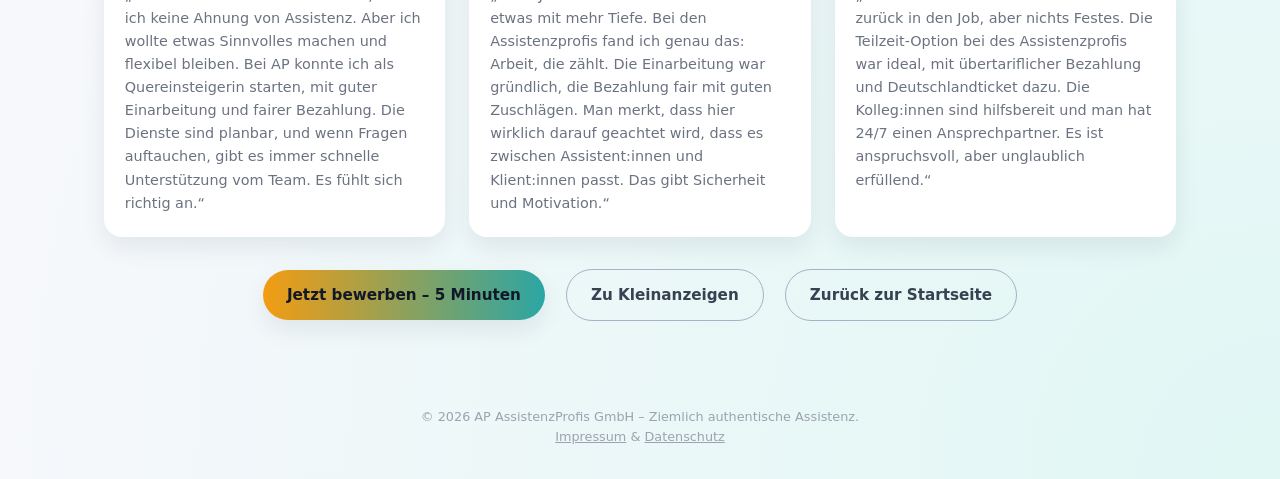
<file: assistent.html>
<!DOCTYPE html>
<html lang="de">
<head>
<meta charset="UTF-8">
<title>Assistent werden – AP AssistenzProfis</title>
<meta name="viewport" content="width=device-width, initial-scale=1.0">
<link rel="stylesheet" href="style.css">
<script src="script.js" defer></script>
</head>
<body>
<div class="page">
<div class="top-bar">
<div class="max-w top-bar-inner">
<div class="logo-wrap">
<div class="logo-frame">
<img src="ap3er_orig.png" alt="AP AssistenzProfis Logo">
</div>
<div>
<div class="brand-text-main">AP AssistenzProfis GmbH</div>
<div class="brand-text-sub">
Ziemlich authentische Assistenz. 2016 von Betroffenen gegründet. Deutschlandweit tätig.
</div>
</div>
</div>
</div>
</div>
<nav class="nav">
<div class="nav-inner">
<div class="nav-burger" aria-label="Menü">
<span></span><span></span><span></span>
</div>
<div class="nav-links">
<a href="index.html">Home</a>
<a href="about.html">Über uns</a>
<a href="klient.html">Klient:in werden</a>
<a href="assistent.html" class="active">Assistent:in werden</a>
<a href="contact.html">Kontakt</a>
</div>
<div class="nav-cta">
<button class="nav-cta-btn primary" onclick="location.href='https://www.kleinanzeigen.de/pro/ap-assistenzprofis-gmbh'">
Jetzt bewerben
</button>
</div>
</div>
</nav>
<section class="section">
<div class="max-w">
<div class="section-header">
<div class="section-eyebrow">Assistent:in werden</div>
<h1 class="section-title">Arbeit mit Sinn – auch ohne Vorerfahrung</h1>
<p class="section-sub">
Als persönliche Assistenz begleitest du einen Menschen mit Behinderung im Alltag. Du hilfst dort, wo Unterstützung gebraucht wird – und ermöglichst damit ein möglichst selbstbestimmtes Leben.
</p>
</div>
<div class="features-grid">
<div class="feature-card">
<div class="feature-label">Deine Vorteile</div>
<div class="feature-title">Fair, flexibel, nah am Menschen</div>
<div class="feature-body">
Wir zahlen übertariflich, mit Zuschlägen für Nacht-, Sonn- und Feiertagsarbeit. Dazu kommen planbare Dienste, Möglichkeiten für Teilzeit oder Vollzeit und ein Team, das erreichbar ist, wenn du Unterstützung brauchst.
</div>
<div class="feature-tag-row">
<div class="feature-tag">Übertarifliche Bezahlung</div>
<div class="feature-tag">Zuschläge</div>
<div class="feature-tag">Deutschlandticket</div>
</div>
</div>
<div class="feature-card">
<div class="feature-label">Einstieg</div>
<div class="feature-title">Ohne Pflegeausbildung möglich</div>
<div class="feature-body">
Du brauchst keine pflegerische Ausbildung. Wichtiger sind Zuverlässigkeit, Offenheit und die Bereitschaft, dich auf den Alltag eines anderen Menschen einzulassen. Wir arbeiten dich Schritt für Schritt ein.
</div>
<div class="feature-tag-row">
<div class="feature-tag">Quereinstieg</div>
<div class="feature-tag">Einarbeitung</div>
<div class="feature-tag">24/7-Support</div>
</div>
</div>
<div class="feature-card">
<div class="feature-label">Stellen</div>
<div class="feature-title">Aktuelle Jobs</div>
<div class="feature-body">
Wir suchen laufend Assistent:innen in verschiedenen Städten – von einzelnen Diensten auf Minijob-Basis bis zu Vollzeitstellen im Schichtdienst.
</div>
<div class="feature-tag-row">
<div class="feature-tag">Minijob</div>
<div class="feature-tag">Teilzeit</div>
<div class="feature-tag">Vollzeit</div>
</div>
</div>
</div>
<div class="section-cta-center">
<a href="https://www.kleinanzeigen.de/pro/ap-assistenzprofis-gmbh" target="_blank" class="btn btn-primary">
Jetzt bewerben – 5 Minuten
</a>
<a href="https://www.kleinanzeigen.de/pro/ap-assistenzprofis-gmbh" target="_blank" class="btn btn-ghost">
Zu Kleinanzeigen
</a>
<a href="index.html" class="btn btn-ghost">
Zurück zur Startseite
</a>
</div>
</div>
</section>

<section class="section section-alt">
<div class="max-w">
<div class="section-header">
<div class="section-eyebrow">Erfahrungen</div>
<h2 class="section-title">Was Assistent:innen über ihre Arbeit berichten</h2>
<p class="section-sub">
Die folgenden Stimmen sind anonymisiert und beruhen auf echten Rückmeldungen von Assistent:innen.
</p>
</div>
<div class="features-grid">
<div class="feature-card">
<div class="feature-label">Assistentin</div>
<div class="feature-title">Fatima, 45, Bonn</div>
<div class="feature-body">
„Ich war anfangs sehr skeptisch, denn meine einzige ‚Ausbildung‘ war das Großziehen meiner Kinder zu Hause. Aber ich habe mir ein Herz gefasst und mich bei Assistenzprofis beworben. Zu meiner Überraschung bekam ich einen Platz im Team – erst Teilzeit, damit ich die Kinder versorgen konnte, später nahtlos Vollzeit. Heute bin ich seit fünf Jahren dabei und fühle mich in meiner Arbeit bestätigt.“
</div>
</div>
<div class="feature-card">
<div class="feature-label">Assistentin</div>
<div class="feature-title">Ina, 33, Gummersbach</div>
<div class="feature-body">
„Ich hatte durch die Pflege meiner Mutter schon etwas Erfahrung und suchte eine finanzielle Ergänzung neben meinem Hauptjob. Die Wochenenddienste als Minijobber passten perfekt. Natürlich habe ich mir viele Fragen gestellt: Bin ich menschlich geeignet für so einen intensiven Job? Die Assistenzprofis haben mir alles geduldig erklärt, es gab ein Probearbeiten und die Chemie mit der Klientin stimmte sofort. Die Einarbeitung war top.“
</div>
</div>
<div class="feature-card">
<div class="feature-label">Assistent</div>
<div class="feature-title">Aysel, 29, Köln</div>
<div class="feature-body">
„Ich habe gemerkt, dass ich für einen klassischen 9-to-5-Job nicht gemacht bin. Ich wollte etwas Eigenverantwortliches, mit Abwechslung und echten Herausforderungen jeden Tag. Die Arbeit bei Assistenzprofis ist genau das: unabhängig, abwechslungsreich und mit direktem Einfluss auf das Leben anderer Menschen. Hier kann ich mich voll einbringen.“
</div>
</div>
<div class="feature-card">
<div class="feature-label">Assistentin</div>
<div class="feature-title">Lena, 28, Köln</div>
<div class="feature-body">
„Aus dem Einzelhandel kommend, hatte ich keine Ahnung von Assistenz. Aber ich wollte etwas Sinnvolles machen und flexibel bleiben. Bei AP konnte ich als Quereinsteigerin starten, mit guter Einarbeitung und fairer Bezahlung. Die Dienste sind planbar, und wenn Fragen auftauchen, gibt es immer schnelle Unterstützung vom Team. Es fühlt sich richtig an.“
</div>
</div>
<div class="feature-card">
<div class="feature-label">Assistent</div>
<div class="feature-title">Max, 35, Alfter</div>
<div class="feature-body">
„Nach Jahren im Einzelhandel wollte ich etwas mit mehr Tiefe. Bei den Assistenzprofis fand ich genau das: Arbeit, die zählt. Die Einarbeitung war gründlich, die Bezahlung fair mit guten Zuschlägen. Man merkt, dass hier wirklich darauf geachtet wird, dass es zwischen Assistent:innen und Klient:innen passt. Das gibt Sicherheit und Motivation.“
</div>
</div>
<div class="feature-card">
<div class="feature-label">Assistentin</div>
<div class="feature-title">Sarah, 41, Hamburg</div>
<div class="feature-body">
„Nach einer beruflichen Pause wollte ich zurück in den Job, aber nichts Festes. Die Teilzeit-Option bei des Assistenzprofis war ideal, mit übertariflicher Bezahlung und Deutschlandticket dazu. Die Kolleg:innen sind hilfsbereit und man hat 24/7 einen Ansprechpartner. Es ist anspruchsvoll, aber unglaublich erfüllend.“
</div>
</div>
</div>
<div class="section-cta-center">
<a href="https://www.kleinanzeigen.de/pro/ap-assistenzprofis-gmbh" target="_blank" class="btn btn-primary">
Jetzt bewerben – 5 Minuten
</a>
<a href="https://www.kleinanzeigen.de/pro/ap-assistenzprofis-gmbh" target="_blank" class="btn btn-ghost">
Zu Kleinanzeigen
</a>
<a href="index.html" class="btn btn-ghost">
Zurück zur Startseite
</a>
</div>
</div>
</section>
<footer>
&copy; 2026 AP AssistenzProfis GmbH – Ziemlich authentische Assistenz.
<br><a href="https://assistenzprofis.de/impressum/" target="_blank" rel="noopener">Impressum</a> &amp;
<a href="https://assistenzprofis.de/datenschutz/" target="_blank" rel="noopener">Datenschutz</a>
</footer>
</div>
</body>
</html>
</file>
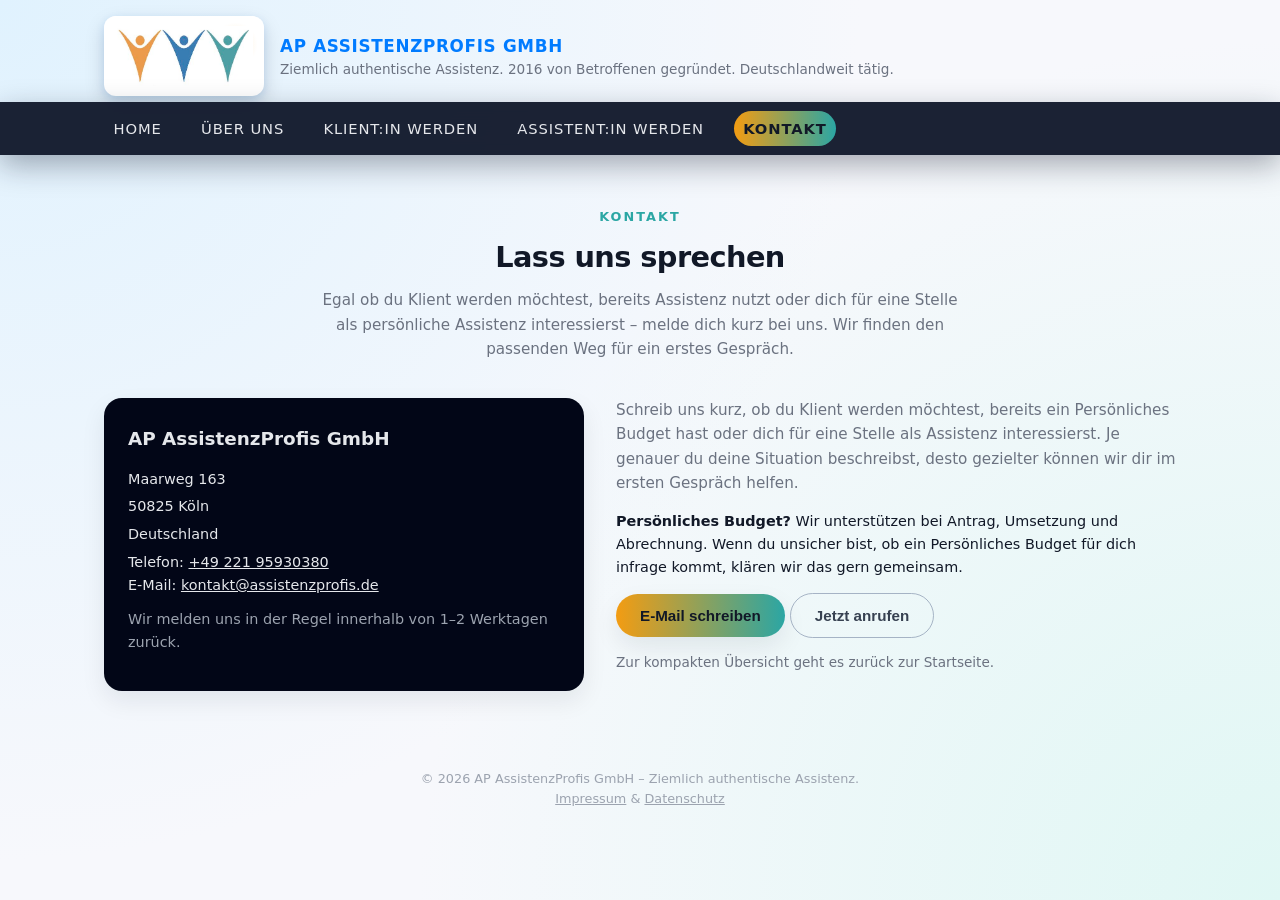
<file: contact.html>
<!DOCTYPE html>
<html lang="de">
<head>
  <meta charset="UTF-8">
  <title>Kontakt – AP AssistenzProfis</title>
  <meta name="viewport" content="width=device-width, initial-scale=1.0">
  <link rel="stylesheet" href="style.css">
  <script src="script.js" defer></script>
</head>
<body>
<div class="page">

  <div class="top-bar">
    <div class="max-w top-bar-inner">
      <div class="logo-wrap">
        <div class="logo-frame">
          <img src="ap3er_orig.png" alt="AP AssistenzProfis Logo">
        </div>
        <div>
          <div class="brand-text-main">AP AssistenzProfis GmbH</div>
          <div class="brand-text-sub">
            Ziemlich authentische Assistenz. 2016 von Betroffenen gegründet. Deutschlandweit tätig.
          </div>
        </div>
      </div>
    </div>
  </div>

  <nav class="nav">
    <div class="nav-inner">
      <div class="nav-burger" aria-label="Menü">
        <span></span><span></span><span></span>
      </div>
      <div class="nav-links">
        <a href="index.html">Home</a>
        <a href="about.html">Über uns</a>
        <a href="klient.html">Klient:in werden</a>
        <a href="assistent.html">Assistent:in werden</a>
        <a href="contact.html" class="active">Kontakt</a>
      </div>
    </div>
  </nav>

  <section class="section">
    <div class="max-w">
      <div class="section-header">
        <div class="section-eyebrow">Kontakt</div>
        <h1 class="section-title">Lass uns sprechen</h1>
        <p class="section-sub">
          Egal ob du Klient werden möchtest, bereits Assistenz nutzt oder dich für eine Stelle als persönliche Assistenz interessierst – melde dich kurz bei uns. Wir finden den passenden Weg für ein erstes Gespräch.
        </p>
      </div>

      <div class="contact-grid">
        <div class="contact-card">
          <h3>AP AssistenzProfis GmbH</h3>
          <ul class="contact-list">
            <li>Maarweg 163</li>
            <li>50825 Köln</li>
            <li>Deutschland</li>
          </ul>
          <p>
            Telefon: <a href="tel:+4922195930380">+49 221 95930380</a><br>
            E-Mail: <a href="mailto:info@assistenzprofis.de">kontakt@assistenzprofis.de</a>
          </p>
          <p class="contact-note">
            Wir melden uns in der Regel innerhalb von 1–2 Werktagen zurück.
          </p>
        </div>

        <div>
          <p style="font-size:0.95rem; color:var(--text-muted); margin-bottom:0.9rem;">
            Schreib uns kurz, ob du Klient werden möchtest, bereits ein Persönliches Budget hast oder dich für eine Stelle als Assistenz interessierst. Je genauer du deine Situation beschreibst, desto gezielter können wir dir im ersten Gespräch helfen.
          </p>
          <p style="font-size:0.9rem; margin-bottom:0.9rem;">
            <strong>Persönliches Budget?</strong> Wir unterstützen bei Antrag, Umsetzung und Abrechnung. Wenn du unsicher bist, ob ein Persönliches Budget für dich infrage kommt, klären wir das gern gemeinsam.
          </p>
          <button class="btn btn-primary" onclick="location.href='mailto:info@assistenzprofis.de?subject=Beratungsanfrage AP AssistenzProfis'">
            E-Mail schreiben
          </button>
          <button class="btn btn-ghost" onclick="location.href='tel:+4922195930380'">
            Jetzt anrufen
          </button>
          <p style="font-size:0.85rem; color:var(--text-muted); margin-top:0.9rem;">
            Zur kompakten Übersicht geht es zurück zur <a href="index.html">Startseite</a>.
          </p>
        </div>
      </div>
    </div>
  </section>

  <footer>
    &copy; 2026 AP AssistenzProfis GmbH – Ziemlich authentische Assistenz.
    <br><a href="https://assistenzprofis.de/impressum/" target="_blank" rel="noopener">Impressum</a> &amp;
    <a href="https://assistenzprofis.de/datenschutz/" target="_blank" rel="noopener">Datenschutz</a>
  </footer>

</div>
</body>
</html>
</file>
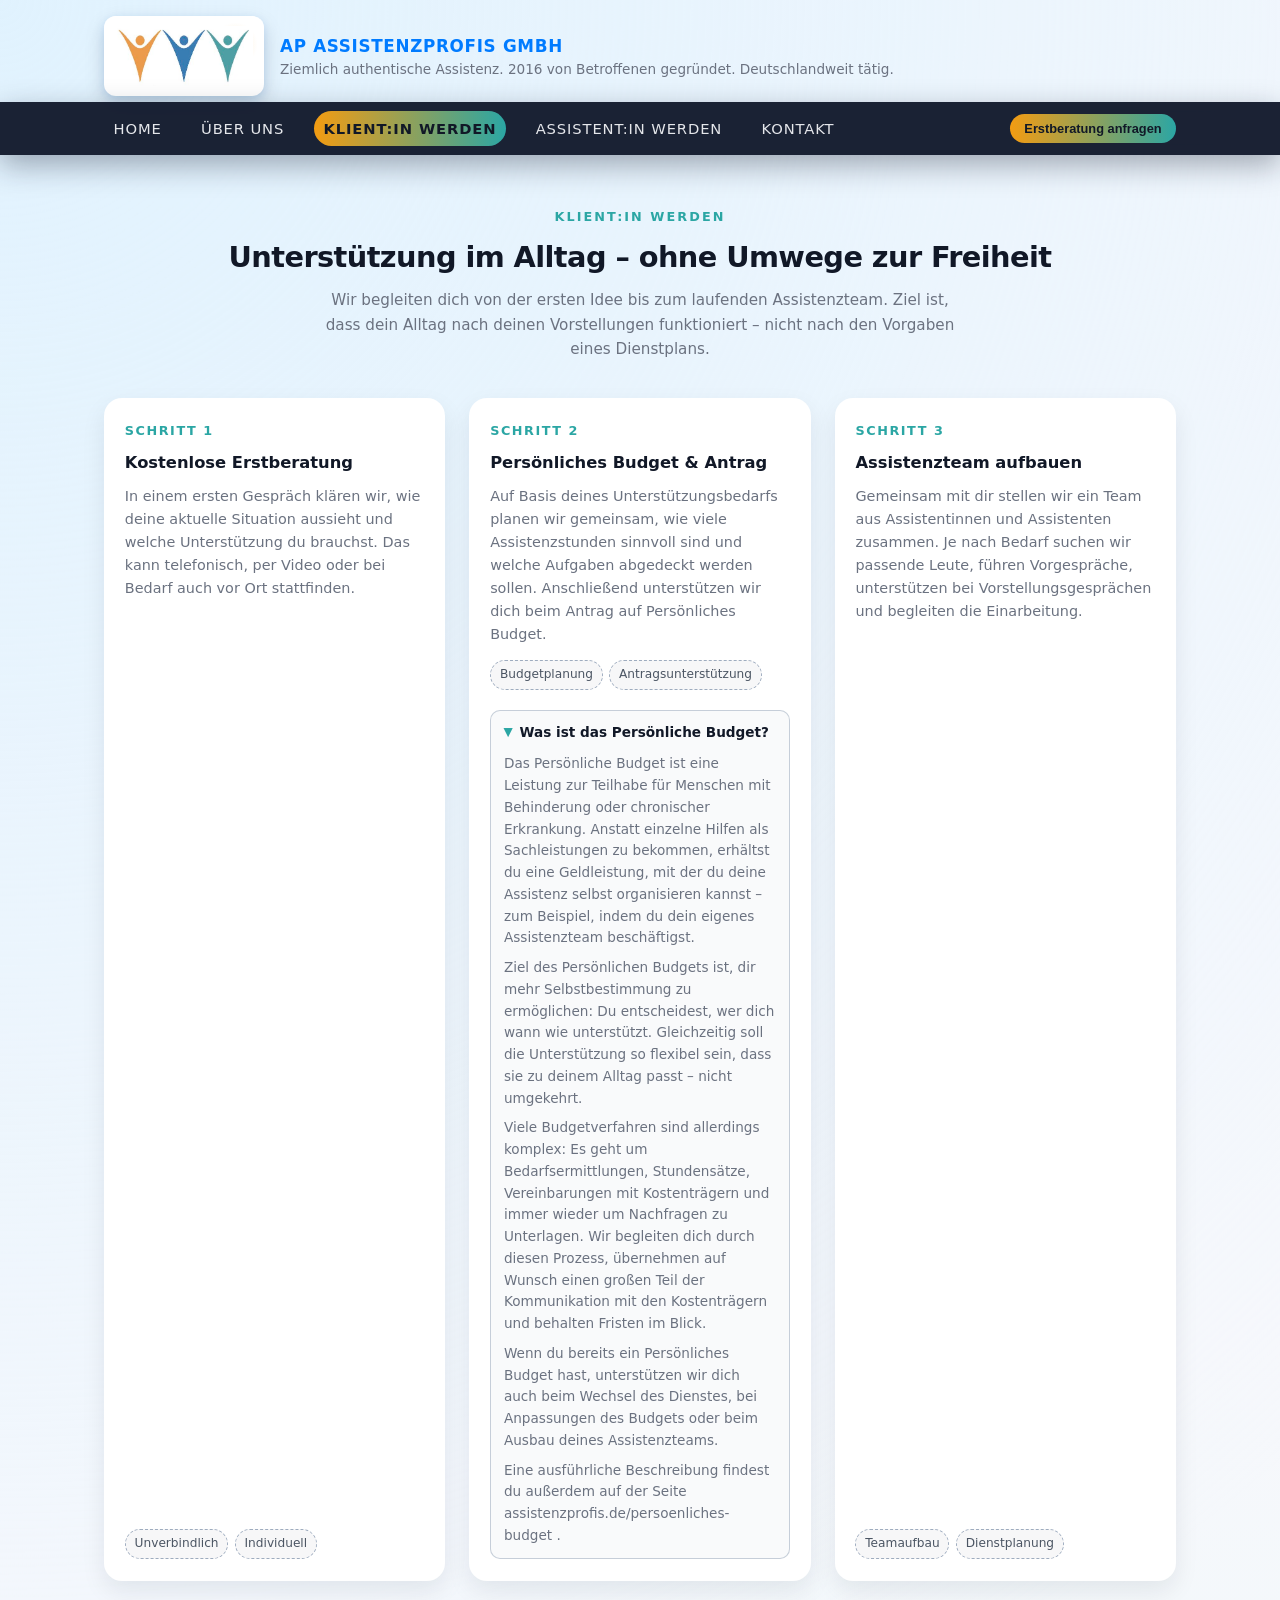
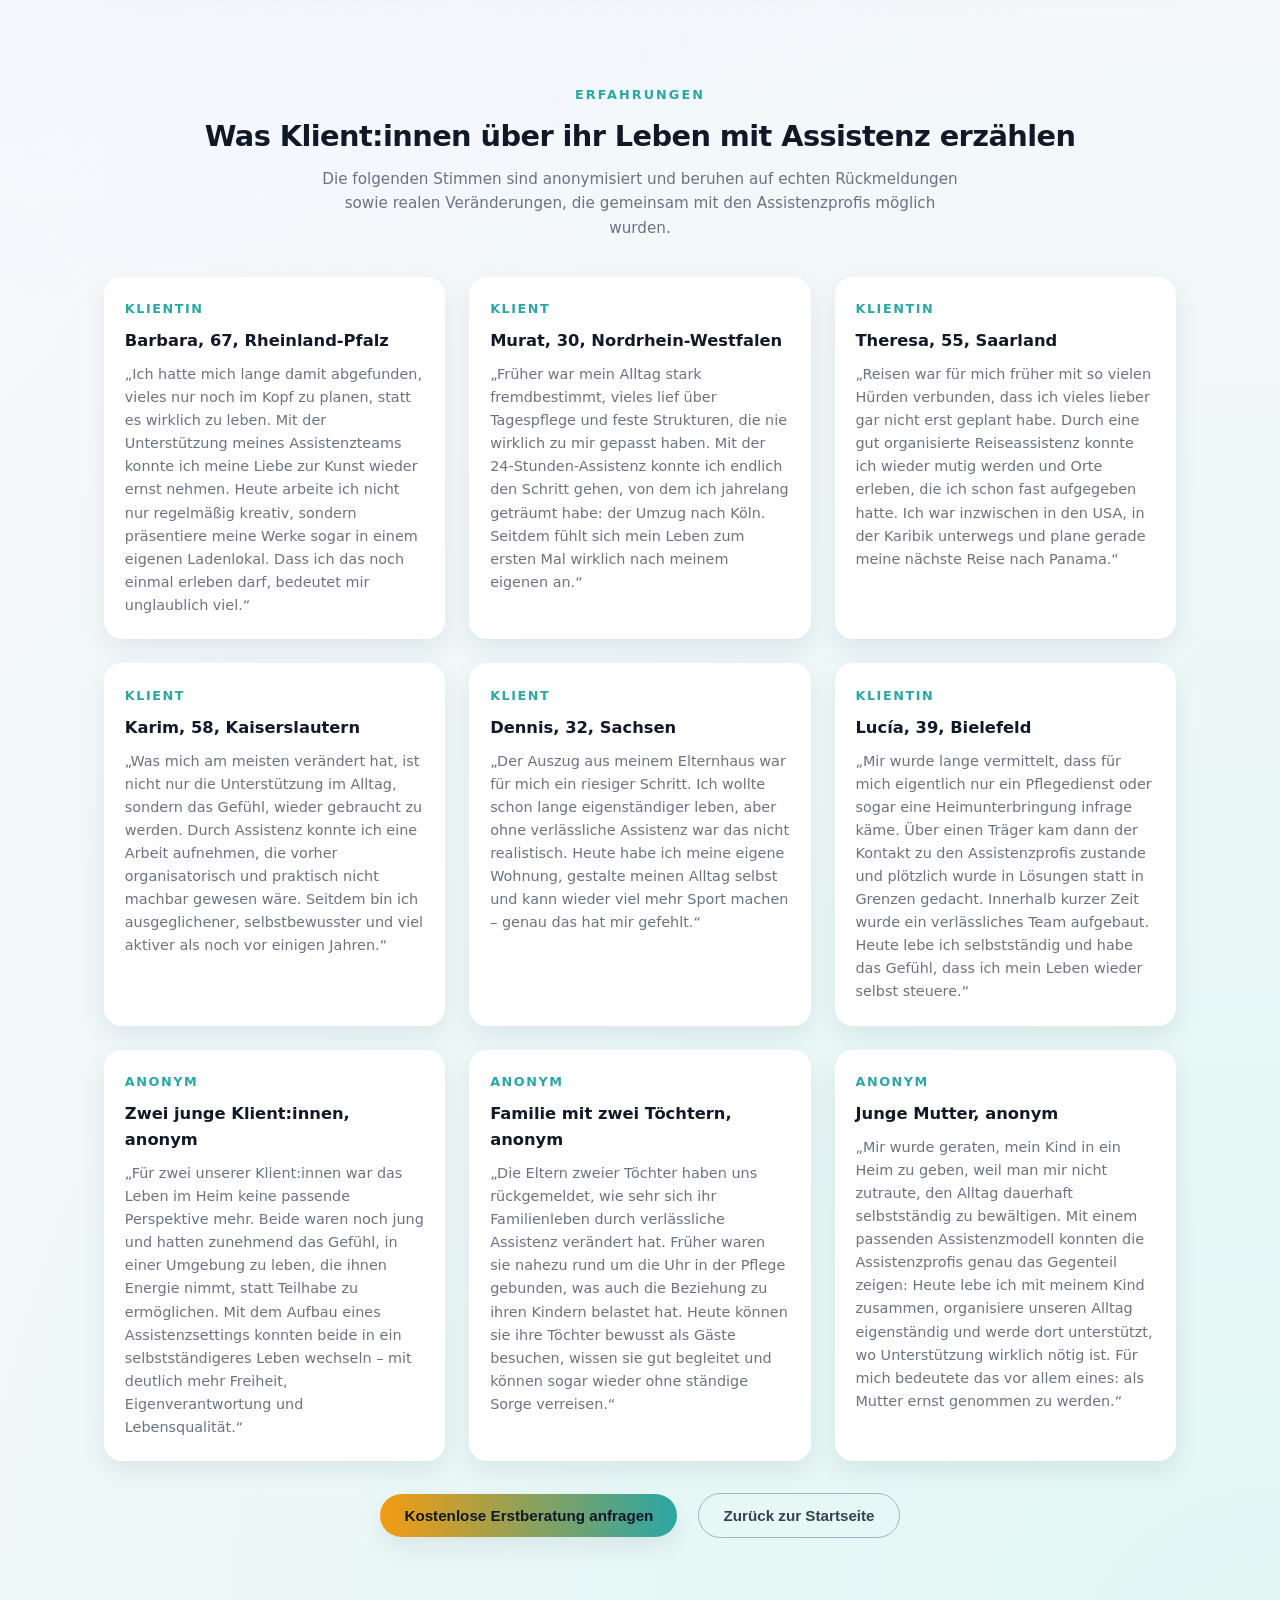
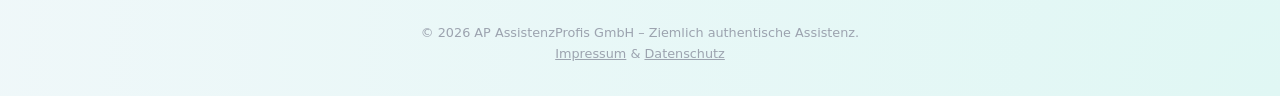
<file: klient.html>
<!DOCTYPE html>
<html lang="de">
<head>
<meta charset="UTF-8">
<title>Klient:in werden – AP AssistenzProfis</title>
<meta name="viewport" content="width=device-width, initial-scale=1.0">
<link rel="stylesheet" href="style.css">
<script src="script.js" defer></script>
</head>
<body>
<div class="page">
<div class="top-bar">
<div class="max-w top-bar-inner">
<div class="logo-wrap">
<div class="logo-frame">
<img src="ap3er_orig.png" alt="AP AssistenzProfis Logo">
</div>
<div>
<div class="brand-text-main">AP AssistenzProfis GmbH</div>
<div class="brand-text-sub">
Ziemlich authentische Assistenz. 2016 von Betroffenen gegründet. Deutschlandweit tätig.
</div>
</div>
</div>
</div>
</div>
<nav class="nav">
<div class="nav-inner">
<div class="nav-burger" aria-label="Menü">
<span></span><span></span><span></span>
</div>
<div class="nav-links">
<a href="index.html">Home</a>
<a href="about.html">Über uns</a>
<a href="klient.html" class="active">Klient:in werden</a>
<a href="assistent.html">Assistent:in werden</a>
<a href="contact.html">Kontakt</a>
</div>
<div class="nav-cta">
<button class="nav-cta-btn primary" onclick="location.href='contact.html'">
Erstberatung anfragen
</button>
</div>
</div>
</nav>
<section class="section">
<div class="max-w">
<div class="section-header">
<div class="section-eyebrow">Klient:in werden</div>
<h1 class="section-title">Unterstützung im Alltag – ohne Umwege zur Freiheit</h1>
<p class="section-sub">
Wir begleiten dich von der ersten Idee bis zum laufenden Assistenzteam. Ziel ist, dass dein Alltag nach deinen Vorstellungen funktioniert – nicht nach den Vorgaben eines Dienstplans.
</p>
</div>
<div class="features-grid">
<div class="feature-card">
<div class="feature-label">Schritt 1</div>
<div class="feature-title">Kostenlose Erstberatung</div>
<div class="feature-body">
In einem ersten Gespräch klären wir, wie deine aktuelle Situation aussieht und welche Unterstützung du brauchst. Das kann telefonisch, per Video oder bei Bedarf auch vor Ort stattfinden.
</div>
<div class="feature-tag-row">
<div class="feature-tag">Unverbindlich</div>
<div class="feature-tag">Individuell</div>
</div>
</div>
<div class="feature-card">
<div class="feature-label">Schritt 2</div>
<div class="feature-title">Persönliches Budget & Antrag</div>
<div class="feature-body">
Auf Basis deines Unterstützungsbedarfs planen wir gemeinsam, wie viele Assistenzstunden sinnvoll sind und welche Aufgaben abgedeckt werden sollen. Anschließend unterstützen wir dich beim Antrag auf Persönliches Budget.
</div>
<div class="feature-tag-row">
<div class="feature-tag">Budgetplanung</div>
<div class="feature-tag">Antragsunterstützung</div>
</div>
<details open>
<summary>Was ist das Persönliche Budget?</summary>
<div class="details-body">
<p>
Das Persönliche Budget ist eine Leistung zur Teilhabe für Menschen mit Behinderung oder chronischer Erkrankung. Anstatt einzelne Hilfen als Sachleistungen zu bekommen, erhältst du eine Geldleistung, mit der du deine Assistenz selbst organisieren kannst – zum Beispiel, indem du dein eigenes Assistenzteam beschäftigst.
</p>
<p>
Ziel des Persönlichen Budgets ist, dir mehr Selbstbestimmung zu ermöglichen: Du entscheidest, wer dich wann wie unterstützt. Gleichzeitig soll die Unterstützung so flexibel sein, dass sie zu deinem Alltag passt – nicht umgekehrt.
</p>
<p>
Viele Budgetverfahren sind allerdings komplex: Es geht um Bedarfsermittlungen, Stundensätze, Vereinbarungen mit Kostenträgern und immer wieder um Nachfragen zu Unterlagen. Wir begleiten dich durch diesen Prozess, übernehmen auf Wunsch einen großen Teil der Kommunikation mit den Kostenträgern und behalten Fristen im Blick.
</p>
<p>
Wenn du bereits ein Persönliches Budget hast, unterstützen wir dich auch beim Wechsel des Dienstes, bei Anpassungen des Budgets oder beim Ausbau deines Assistenzteams.
</p>
<p>
Eine ausführliche Beschreibung findest du außerdem auf der Seite
<a href="https://assistenzprofis.de/persoenliches-budget/" target="_blank" rel="noopener">
assistenzprofis.de/persoenliches-budget
</a>.
</p>
</div>
</details>
</div>
<div class="feature-card">
<div class="feature-label">Schritt 3</div>
<div class="feature-title">Assistenzteam aufbauen</div>
<div class="feature-body">
Gemeinsam mit dir stellen wir ein Team aus Assistentinnen und Assistenten zusammen. Je nach Bedarf suchen wir passende Leute, führen Vorgespräche, unterstützen bei Vorstellungsgesprächen und begleiten die Einarbeitung.
</div>
<div class="feature-tag-row">
<div class="feature-tag">Teamaufbau</div>
<div class="feature-tag">Dienstplanung</div>
</div>
</div>
</div>
</div>
</section>

<section class="section section-alt">
<div class="max-w">
<div class="section-header">
<div class="section-eyebrow">Erfahrungen</div>
<h2 class="section-title">Was Klient:innen über ihr Leben mit Assistenz erzählen</h2>
<p class="section-sub">
Die folgenden Stimmen sind anonymisiert und beruhen auf echten Rückmeldungen sowie realen Veränderungen, die gemeinsam mit den Assistenzprofis möglich wurden.
</p>
</div>
<div class="features-grid">
<div class="feature-card">
<div class="feature-label">Klientin</div>
<div class="feature-title">Barbara, 67, Rheinland-Pfalz</div>
<div class="feature-body">
„Ich hatte mich lange damit abgefunden, vieles nur noch im Kopf zu planen, statt es wirklich zu leben. Mit der Unterstützung meines Assistenzteams konnte ich meine Liebe zur Kunst wieder ernst nehmen. Heute arbeite ich nicht nur regelmäßig kreativ, sondern präsentiere meine Werke sogar in einem eigenen Ladenlokal. Dass ich das noch einmal erleben darf, bedeutet mir unglaublich viel.“
</div>
</div>
<div class="feature-card">
<div class="feature-label">Klient</div>
<div class="feature-title">Murat, 30, Nordrhein-Westfalen</div>
<div class="feature-body">
„Früher war mein Alltag stark fremdbestimmt, vieles lief über Tagespflege und feste Strukturen, die nie wirklich zu mir gepasst haben. Mit der 24-Stunden-Assistenz konnte ich endlich den Schritt gehen, von dem ich jahrelang geträumt habe: der Umzug nach Köln. Seitdem fühlt sich mein Leben zum ersten Mal wirklich nach meinem eigenen an.“
</div>
</div>
<div class="feature-card">
<div class="feature-label">Klientin</div>
<div class="feature-title">Theresa, 55, Saarland</div>
<div class="feature-body">
„Reisen war für mich früher mit so vielen Hürden verbunden, dass ich vieles lieber gar nicht erst geplant habe. Durch eine gut organisierte Reiseassistenz konnte ich wieder mutig werden und Orte erleben, die ich schon fast aufgegeben hatte. Ich war inzwischen in den USA, in der Karibik unterwegs und plane gerade meine nächste Reise nach Panama.“
</div>
</div>
<div class="feature-card">
<div class="feature-label">Klient</div>
<div class="feature-title">Karim, 58, Kaiserslautern</div>
<div class="feature-body">
„Was mich am meisten verändert hat, ist nicht nur die Unterstützung im Alltag, sondern das Gefühl, wieder gebraucht zu werden. Durch Assistenz konnte ich eine Arbeit aufnehmen, die vorher organisatorisch und praktisch nicht machbar gewesen wäre. Seitdem bin ich ausgeglichener, selbstbewusster und viel aktiver als noch vor einigen Jahren.“
</div>
</div>
<div class="feature-card">
<div class="feature-label">Klient</div>
<div class="feature-title">Dennis, 32, Sachsen</div>
<div class="feature-body">
„Der Auszug aus meinem Elternhaus war für mich ein riesiger Schritt. Ich wollte schon lange eigenständiger leben, aber ohne verlässliche Assistenz war das nicht realistisch. Heute habe ich meine eigene Wohnung, gestalte meinen Alltag selbst und kann wieder viel mehr Sport machen – genau das hat mir gefehlt.“
</div>
</div>
<div class="feature-card">
<div class="feature-label">Klientin</div>
<div class="feature-title">Lucía, 39, Bielefeld</div>
<div class="feature-body">
„Mir wurde lange vermittelt, dass für mich eigentlich nur ein Pflegedienst oder sogar eine Heimunterbringung infrage käme. Über einen Träger kam dann der Kontakt zu den Assistenzprofis zustande und plötzlich wurde in Lösungen statt in Grenzen gedacht. Innerhalb kurzer Zeit wurde ein verlässliches Team aufgebaut. Heute lebe ich selbstständig und habe das Gefühl, dass ich mein Leben wieder selbst steuere.“
</div>
</div>
<div class="feature-card">
<div class="feature-label">Anonym</div>
<div class="feature-title">Zwei junge Klient:innen, anonym</div>
<div class="feature-body">
„Für zwei unserer Klient:innen war das Leben im Heim keine passende Perspektive mehr. Beide waren noch jung und hatten zunehmend das Gefühl, in einer Umgebung zu leben, die ihnen Energie nimmt, statt Teilhabe zu ermöglichen. Mit dem Aufbau eines Assistenzsettings konnten beide in ein selbstständigeres Leben wechseln – mit deutlich mehr Freiheit, Eigenverantwortung und Lebensqualität.“
</div>
</div>
<div class="feature-card">
<div class="feature-label">Anonym</div>
<div class="feature-title">Familie mit zwei Töchtern, anonym</div>
<div class="feature-body">
„Die Eltern zweier Töchter haben uns rückgemeldet, wie sehr sich ihr Familienleben durch verlässliche Assistenz verändert hat. Früher waren sie nahezu rund um die Uhr in der Pflege gebunden, was auch die Beziehung zu ihren Kindern belastet hat. Heute können sie ihre Töchter bewusst als Gäste besuchen, wissen sie gut begleitet und können sogar wieder ohne ständige Sorge verreisen.“
</div>
</div>
<div class="feature-card">
<div class="feature-label">Anonym</div>
<div class="feature-title">Junge Mutter, anonym</div>
<div class="feature-body">
„Mir wurde geraten, mein Kind in ein Heim zu geben, weil man mir nicht zutraute, den Alltag dauerhaft selbstständig zu bewältigen. Mit einem passenden Assistenzmodell konnten die Assistenzprofis genau das Gegenteil zeigen: Heute lebe ich mit meinem Kind zusammen, organisiere unseren Alltag eigenständig und werde dort unterstützt, wo Unterstützung wirklich nötig ist. Für mich bedeutete das vor allem eines: als Mutter ernst genommen zu werden.“
</div>
</div>
</div>
<div class="section-cta-center">
<button class="btn btn-primary" onclick="location.href='contact.html'">
Kostenlose Erstberatung anfragen
</button>
<button class="btn btn-ghost" onclick="location.href='index.html#home'">
Zurück zur Startseite
</button>
</div>
</div>
</section>
<footer>
&copy; 2026 AP AssistenzProfis GmbH – Ziemlich authentische Assistenz.
<br><a href="https://assistenzprofis.de/impressum/" target="_blank" rel="noopener">Impressum</a> &amp;
<a href="https://assistenzprofis.de/datenschutz/" target="_blank" rel="noopener">Datenschutz</a>
</footer>
</div>
</body>
</html>
</file>
<file: style.css>
/* shared/style.css */
:root {
  --ap-blue: #007bff;
  --ap-orange: #f39c12;
  --ap-teal: #2ba6a4;
  --bg-light: #f7f8fc;
  --bg-dark: #111827;
  --text-main: #111827;
  --text-muted: #6b7280;
  --white: #ffffff;
  --shadow-soft: 0 10px 25px rgba(15, 23, 42, 0.08);
  --radius-lg: 18px;
  --radius-sm: 12px;
}

* {
  box-sizing: border-box;
  margin: 0;
  padding: 0;
}

body {
  font-family: system-ui, -apple-system, BlinkMacSystemFont, "Segoe UI", sans-serif;
  background: var(--bg-light);
  color: var(--text-main);
  line-height: 1.6;
}

a {
  color: inherit;
  text-decoration: none;
}

img {
  max-width: 100%;
  display: block;
}

/* Layout */
.page {
  min-height: 100vh;
  background:
    radial-gradient(circle at top left, #e0f2fe, transparent 55%),
    radial-gradient(circle at bottom right, #e0f7f4, transparent 55%);
}

.max-w {
  max-width: 1120px;
  margin: 0 auto;
  padding: 0 1.5rem;
}

/* Top bar: logo + claim */
.top-bar {
  padding: 1rem 0 0.4rem;
}

.top-bar-inner {
  display: flex;
  align-items: center;
  justify-content: space-between;
  gap: 1.5rem;
}

.logo-wrap {
  display: flex;
  align-items: center;
  gap: 1rem;
}

/* Logo-Frame */
.logo-frame {
  width: 160px;
  height: 80px;
  background: white;
  border-radius: 12px;
  box-shadow:
    0 8px 20px rgba(0, 0, 0, 0.15),
    0 3px 8px rgba(0, 123, 255, 0.12),
    inset 0 1px 0 rgba(255, 255, 255, 0.95);
  padding: 8px;
  display: flex;
  align-items: center;
  justify-content: center;
  position: relative;
  overflow: hidden;
  flex-shrink: 0;
}

.logo-frame::before {
  content: '';
  position: absolute;
  top: 6px;
  right: 6px;
  width: 45px;
  height: 45px;
  background: radial-gradient(circle, rgba(243, 156, 18, 0.3) 0%, transparent 70%);
  border-radius: 50%;
  opacity: 0.6;
}

.logo-frame img {
  height: 60px;
  width: auto;
  z-index: 1;
  position: relative;
}

.brand-text-main {
  font-size: 1.05rem;
  font-weight: 600;
  letter-spacing: 0.04em;
  text-transform: uppercase;
  color: var(--ap-blue);
}

.brand-text-sub {
  font-size: 0.85rem;
  color: var(--text-muted);
  line-height: 1.4;
}

/* Navigation */
.nav {
  position: sticky;
  top: 0;
  z-index: 50;
  background: rgba(15, 23, 42, 0.95);
  backdrop-filter: blur(10px);
  box-shadow: 0 10px 30px rgba(15, 23, 42, 0.35);
}

.nav-inner {
  max-width: 1120px;
  margin: 0 auto;
  padding: 0.55rem 1.5rem;
  display: flex;
  align-items: center;
  justify-content: space-between;
  gap: 1rem;
  color: var(--white);
}

.nav-links {
  display: flex;
  align-items: center;
  gap: 1.25rem;
  font-size: 0.92rem;
  text-transform: uppercase;
  letter-spacing: 0.06em;
}

.nav-links a {
  padding: 0.35rem 0.6rem;
  border-radius: 999px;
  transition: background 0.2s, color 0.2s, transform 0.15s;
  color: #e5e7eb;
}

.nav-links a:hover {
  background: rgba(148, 163, 184, 0.26);
  transform: translateY(-1px);
}

.nav-links a.active {
  background: linear-gradient(90deg, var(--ap-orange), var(--ap-teal));
  color: #111827;
  font-weight: 600;
}

.nav-cta {
  display: flex;
  align-items: center;
  gap: 0.6rem;
}

.nav-cta-btn {
  padding: 0.45rem 0.9rem;
  border-radius: 999px;
  border: 1px solid rgba(148, 163, 184, 0.6);
  font-size: 0.8rem;
  cursor: pointer;
  background: transparent;
  color: #e5e7eb;
  display: inline-flex;
  align-items: center;
  gap: 0.4rem;
  transition: background 0.2s, color 0.2s;
}

.nav-cta-btn span {
  font-size: 1rem;
}

.nav-cta-btn.primary {
  border: none;
  background: linear-gradient(90deg, var(--ap-orange), var(--ap-teal));
  color: #111827;
  font-weight: 600;
}

.nav-cta-btn:hover {
  background: rgba(15, 23, 42, 0.9);
  color: var(--white);
}

.nav-cta-btn.primary:hover {
  filter: brightness(1.05);
}

.nav-burger {
  display: none;
  flex-direction: column;
  gap: 4px;
  cursor: pointer;
}

.nav-burger span {
  width: 20px;
  height: 2px;
  border-radius: 999px;
  background: #e5e7eb;
}

section {
  scroll-margin-top: 80px;
}

.section {
  padding: 3.25rem 0;
}

.section-header {
  text-align: center;
  margin-bottom: 2.3rem;
}

.section-eyebrow {
  font-size: 0.8rem;
  letter-spacing: 0.16em;
  text-transform: uppercase;
  color: var(--ap-teal);
  font-weight: 600;
  margin-bottom: 0.45rem;
}

.section-title {
  font-size: 1.8rem;
  letter-spacing: -0.02em;
  margin-bottom: 0.5rem;
}

.section-sub {
  font-size: 0.95rem;
  color: var(--text-muted);
  max-width: 640px;
  margin: 0.3rem auto 0;
}

/* Hero */
.hero {
  padding: 3.5rem 0 2rem;
}

.hero-grid {
  display: grid;
  grid-template-columns: minmax(0, 1.7fr) minmax(0, 1.3fr);
  gap: 2.75rem;
  align-items: center;
}

.hero-eyebrow {
  font-size: 0.85rem;
  letter-spacing: 0.15em;
  text-transform: uppercase;
  color: var(--ap-teal);
  font-weight: 600;
  margin-bottom: 0.75rem;
}

.hero-title {
  font-size: clamp(1.7rem, 2.5vw, 2.2rem);
  font-weight: 750;
  letter-spacing: -0.03em;
  margin-bottom: 1rem;
}

.hero-title span {
  background: linear-gradient(90deg, var(--ap-orange), var(--ap-teal));
  -webkit-background-clip: text;
  color: transparent;
}

.hero-text {
  font-size: 0.98rem;
  color: var(--text-muted);
  margin-bottom: 1.5rem;
}

.hero-pills {
  display: flex;
  flex-wrap: wrap;
  gap: 0.5rem;
  margin-bottom: 1.7rem;
}

.pill {
  font-size: 0.8rem;
  padding: 0.3rem 0.7rem;
  border-radius: 999px;
  background: rgba(15, 23, 42, 0.05);
  color: #374151;
  border: 1px solid rgba(148, 163, 184, 0.6);
  display: inline-flex;
  align-items: center;
  gap: 0.35rem;
}

.pill span {
  font-size: 0.9rem;
}

.hero-actions {
  display: flex;
  flex-wrap: wrap;
  gap: 0.75rem;
  align-items: center;
}

.btn {
  border: none;
  cursor: pointer;
  border-radius: 999px;
  padding: 0.8rem 1.5rem;
  font-size: 0.95rem;
  font-weight: 600;
  display: inline-flex;
  align-items: center;
  gap: 0.4rem;
  transition: transform 0.15s, box-shadow 0.2s, background 0.2s;
}

.btn-primary {
  background: linear-gradient(90deg, var(--ap-orange), var(--ap-teal));
  color: #111827;
  box-shadow: var(--shadow-soft);
}

.btn-primary:hover {
  transform: translateY(-1px);
  box-shadow: 0 16px 35px rgba(15, 23, 42, 0.2);
}

.btn-ghost {
  background: transparent;
  color: #374151;
  border: 1px solid rgba(148, 163, 184, 0.8);
}

.btn-ghost:hover {
  background: rgba(15, 23, 42, 0.04);
}

.hero-note {
  font-size: 0.78rem;
  color: var(--text-muted);
}

.stats-grid {
  display: grid;
  grid-template-columns: repeat(2, minmax(0, 1fr));
  gap: 1rem;
}

.stats-card {
  background: var(--white);
  border-radius: var(--radius-lg);
  padding: 1.1rem 1.25rem;
  box-shadow: var(--shadow-soft);
  position: relative;
  overflow: hidden;
}

.stats-label {
  font-size: 0.75rem;
  text-transform: uppercase;
  letter-spacing: 0.1em;
  color: var(--text-muted);
  margin-bottom: 0.3rem;
}

.stats-value {
  font-size: 1.4rem;
  font-weight: 700;
  margin-bottom: 0.1rem;
}

.stats-desc {
  font-size: 0.8rem;
  color: var(--text-muted);
}

.stats-tag {
  position: absolute;
  top: 0.85rem;
  right: 0.85rem;
  font-size: 0.7rem;
  padding: 0.25rem 0.5rem;
  border-radius: 999px;
  background: rgba(37, 99, 235, 0.08);
  color: #1d4ed8;
}

.stats-card.full {
  grid-column: span 2;
}

.stats-icon-row {
  display: flex;
  align-items: center;
  gap: 0.65rem;
  margin-top: 0.5rem;
}

.stats-icon {
  width: 26px;
  height: 26px;
  border-radius: 999px;
  background: linear-gradient(135deg, var(--ap-orange), var(--ap-teal));
  display: flex;
  align-items: center;
  justify-content: center;
  color: #111827;
  font-size: 1.1rem;
}

.about-grid {
  display: grid;
  grid-template-columns: minmax(0, 1.3fr) minmax(0, 1.4fr);
  gap: 2rem;
  align-items: flex-start;
}

.about-text p {
  font-size: 0.95rem;
  color: var(--text-muted);
  margin-bottom: 0.9rem;
}

.timeline {
  border-radius: var(--radius-lg);
  background: rgba(255, 255, 255, 0.92);
  box-shadow: var(--shadow-soft);
  padding: 1.5rem 1.25rem;
  position: relative;
}

.timeline::before {
  content: "";
  position: absolute;
  left: 14px;
  top: 12px;
  bottom: 12px;
  width: 2px;
  background: linear-gradient(180deg, var(--ap-orange), var(--ap-teal));
  opacity: 0.8;
}

.tl-item {
  position: relative;
  padding-left: 2.5rem;
  margin-bottom: 1.1rem;
}

.tl-dot {
  position: absolute;
  left: 7px;
  top: 4px;
  width: 14px;
  height: 14px;
  border-radius: 999px;
  background: var(--white);
  border: 3px solid var(--ap-orange);
  box-shadow: 0 0 0 4px rgba(249, 115, 22, 0.18);
}

.tl-year {
  font-size: 0.82rem;
  font-weight: 700;
  text-transform: uppercase;
  letter-spacing: 0.16em;
  color: var(--ap-orange);
  margin-bottom: 0.15rem;
}

.tl-title {
  font-size: 0.98rem;
  font-weight: 600;
  margin-bottom: 0.1rem;
}

.tl-body {
  font-size: 0.9rem;
  color: var(--text-muted);
}

.features-grid {
  display: grid;
  grid-template-columns: repeat(3, minmax(0, 1fr));
  gap: 1.5rem;
}

.feature-card {
  background: var(--white);
  border-radius: var(--radius-lg);
  padding: 1.4rem 1.3rem;
  box-shadow: var(--shadow-soft);
  display: flex;
  flex-direction: column;
  gap: 0.55rem;
}

.feature-label {
  font-size: 0.8rem;
  text-transform: uppercase;
  letter-spacing: 0.12em;
  color: var(--ap-teal);
  font-weight: 600;
}

.feature-title {
  font-size: 1.02rem;
  font-weight: 600;
}

.feature-body {
  font-size: 0.9rem;
  color: var(--text-muted);
  flex: 1;
}

.feature-tag-row {
  display: flex;
  flex-wrap: wrap;
  gap: 0.4rem;
  margin-top: 0.35rem;
}

.feature-tag {
  font-size: 0.76rem;
  padding: 0.25rem 0.55rem;
  border-radius: 999px;
  background: rgba(15, 23, 42, 0.03);
  color: #4b5563;
  border: 1px dashed rgba(148, 163, 184, 0.9);
}

.section-cta-center {
  text-align: center;
  margin-top: 2rem;
}

.section-cta-center .btn {
  display: inline-block;
  margin: 0 0.5rem 0.5rem 0.5rem;
}

/* Accordion */
.feature-card details {
  background: #f9fafb;
  border-radius: 10px;
  border: 1px solid rgba(148, 163, 184, 0.5);
  padding: 0.7rem 0.8rem;
  margin-top: 0.7rem;
}

.feature-card summary {
  list-style: none;
  outline: none;
  font-size: 0.85rem;
  color: #111827;
  display: flex;
  align-items: center;
  gap: 0.4rem;
  font-weight: 600;
  cursor: pointer;
}

.feature-card summary::-webkit-details-marker {
  display: none;
}

.feature-card summary::before {
  content: "▶";
  font-size: 0.75rem;
  color: var(--ap-teal);
  flex-shrink: 0;
  transform-origin: center;
  transition: transform 0.15s ease-out;
}

.feature-card details[open] summary::before {
  transform: rotate(90deg);
}

.feature-card .details-body {
  margin-top: 0.6rem;
  font-size: 0.85rem;
  color: var(--text-muted);
  line-height: 1.6;
}

.feature-card .details-body p + p {
  margin-top: 0.5rem;
}

/* Testimonials */
.testimonials-row {
  display: grid;
  grid-template-columns: minmax(0, 1.3fr) minmax(0, 1.4fr);
  gap: 2rem;
}

.testimonial-card {
  background: var(--white);
  border-radius: var(--radius-lg);
  padding: 1.4rem 1.3rem;
  box-shadow: var(--shadow-soft);
  position: relative;
  overflow: hidden;
}

.testimonial-card::before {
  content: "„";
  position: absolute;
  font-size: 4rem;
  top: -16px;
  left: 12px;
  color: rgba(148, 163, 184, 0.25);
  pointer-events: none;
}

.testimonial-text {
  font-size: 0.95rem;
  color: #374151;
  margin-bottom: 0.8rem;
}

.testimonial-meta {
  font-size: 0.82rem;
  color: var(--text-muted);
}

/* Kontakt */
.contact-grid {
  display: grid;
  grid-template-columns: minmax(0, 1.2fr) minmax(0, 1.4fr);
  gap: 2rem;
  align-items: flex-start;
}

.contact-card {
  background: #020617;
  color: #e5e7eb;
  border-radius: var(--radius-lg);
  padding: 1.6rem 1.5rem;
  box-shadow: var(--shadow-soft);
}

.contact-card h3 {
  font-size: 1.15rem;
  margin-bottom: 0.9rem;
}

.contact-card p {
  font-size: 0.9rem;
  margin-bottom: 0.7rem;
}

.contact-card a {
  color: #e5e7eb;
  text-decoration: underline;
}

.contact-list {
  list-style: none;
  font-size: 0.9rem;
}

.contact-list li {
  margin-bottom: 0.3rem;
}

.contact-note {
  font-size: 0.8rem;
  color: #9ca3af;
  margin-top: 0.7rem;
}

/* Footer */
footer {
  padding: 1.6rem 1.5rem 2rem;
  text-align: center;
  font-size: 0.8rem;
  color: #9ca3af;
}

footer a {
  color: inherit;
  text-decoration: underline;
}

/* Responsive */
@media (max-width: 960px) {
  .hero-grid,
  .about-grid,
  .features-grid,
  .testimonials-row,
  .contact-grid {
    grid-template-columns: minmax(0, 1fr);
  }

  .hero {
    padding-top: 2.7rem;
  }

  .stats-grid {
    order: -1;
  }

  .nav-inner {
    padding-inline: 1rem;
  }
}

@media (max-width: 768px) {
  .top-bar-inner {
    flex-direction: column;
    align-items: flex-start;
  }

  .nav-links {
    display: none;
  }

  .nav-burger {
    display: flex;
  }
}

/* Chat-Button in Nav */
.nav-chat-btn {
  background: linear-gradient(90deg, var(--ap-orange), var(--ap-teal));
  color: #111827;
  border: none;
  padding: 12px 20px;
  border-radius: 999px;
  font-weight: 600;
  cursor: pointer;
  font-size: 0.95rem;
  margin-left: 10px;
  transition: transform 0.2s, filter 0.2s;
}

.nav-chat-btn:hover {
  filter: brightness(1.03);
  transform: translateY(-1px);
}

/* Chat-Popup */
.chat-popup {
  position: fixed;
  inset: 0;
  background: rgba(0, 0, 0, 0.5);
  z-index: 1000;
  display: flex;
  align-items: center;
  justify-content: center;
  padding: 20px;
}

.chat-popup-content {
  background: #ffffff;
  border-radius: 20px;
  width: 100%;
  max-width: 560px;
  max-height: 85vh;
  overflow: hidden;
  display: flex;
  flex-direction: column;
  box-shadow: 0 20px 50px rgba(0, 0, 0, 0.25);
}

.chat-popup-header {
  padding: 20px 24px;
  border-bottom: 1px solid #e5e7eb;
  display: flex;
  align-items: center;
  justify-content: space-between;
  flex: 0 0 auto;
}

.chat-popup-header h3 {
  margin: 0;
  color: var(--text-main);
  font-size: 1.25rem;
}

.chat-close {
  background: transparent;
  border: none;
  color: #9ca3af;
  font-size: 28px;
  line-height: 1;
  cursor: pointer;
  width: 40px;
  height: 40px;
  border-radius: 50%;
  display: flex;
  align-items: center;
  justify-content: center;
}

.chat-close:hover {
  background: #f5f5f5;
  color: #666;
}

.popup-messages {
  min-height: 120px;
  max-height: 260px;
  overflow-y: auto;
  padding: 16px 24px;
  background: #f8fafc;
  border-bottom: 1px solid #e5e7eb;
  flex: 0 1 auto;
}

.popup-message-form {
  display: flex;
  flex-direction: column;
  gap: 14px;
  padding: 20px 24px 24px;
  background: #ffffff;
  flex: 0 0 auto;
}

.popup-message-form textarea {
  width: 100%;
  min-height: 110px;
  padding: 16px 18px;
  border: 2px solid #d1d5db;
  border-radius: 16px;
  font: inherit;
  color: #111827;
  background: #ffffff;
  resize: vertical;
  display: block;
}

.popup-message-form button {
  display: inline-flex;
  align-items: center;
  justify-content: center;
  align-self: flex-end;
  min-width: 140px;
  padding: 14px 22px;
  border: none;
  border-radius: 999px;
  background: linear-gradient(90deg, var(--ap-orange), var(--ap-teal));
  color: #111827;
  font-weight: 700;
  font-size: 1rem;
  cursor: pointer;
  box-shadow: var(--shadow-soft);
}

.popup-message-form button:hover {
  filter: brightness(1.03);
}

.popup-message-form button:disabled {
  opacity: 0.6;
  cursor: not-allowed;
}

.message {
  margin-bottom: 12px;
  padding: 12px 14px;
  border-radius: 14px;
  font-size: 0.95rem;
  line-height: 1.45;
}

.message.guest {
  background: #fff7ed;
  border: 1px solid rgba(243, 156, 18, 0.25);
}

.message.admin {
  background: #ecfeff;
  border: 1px solid rgba(43, 166, 164, 0.25);
}

.message.done {
  opacity: 0.75;
}

.message-header {
  font-size: 0.78rem;
  font-weight: 700;
  margin-bottom: 4px;
  color: #374151;
}

.message-text {
  color: #111827;
  white-space: pre-wrap;
  word-break: break-word;
}

.message-time {
  margin-top: 6px;
  font-size: 0.75rem;
  color: #6b7280;
}

@media (max-width: 640px) {
  .chat-popup {
    padding: 10px;
  }

  .chat-popup-content {
    max-width: 100%;
    max-height: 90vh;
    border-radius: 18px;
  }

  .popup-messages {
    max-height: 220px;
  }

  .popup-message-form {
    padding: 16px;
  }

  .popup-message-form button {
    width: 100%;
    align-self: stretch;
  }

  .nav-chat-btn {
    margin-left: 0;
  }
}
</file>
